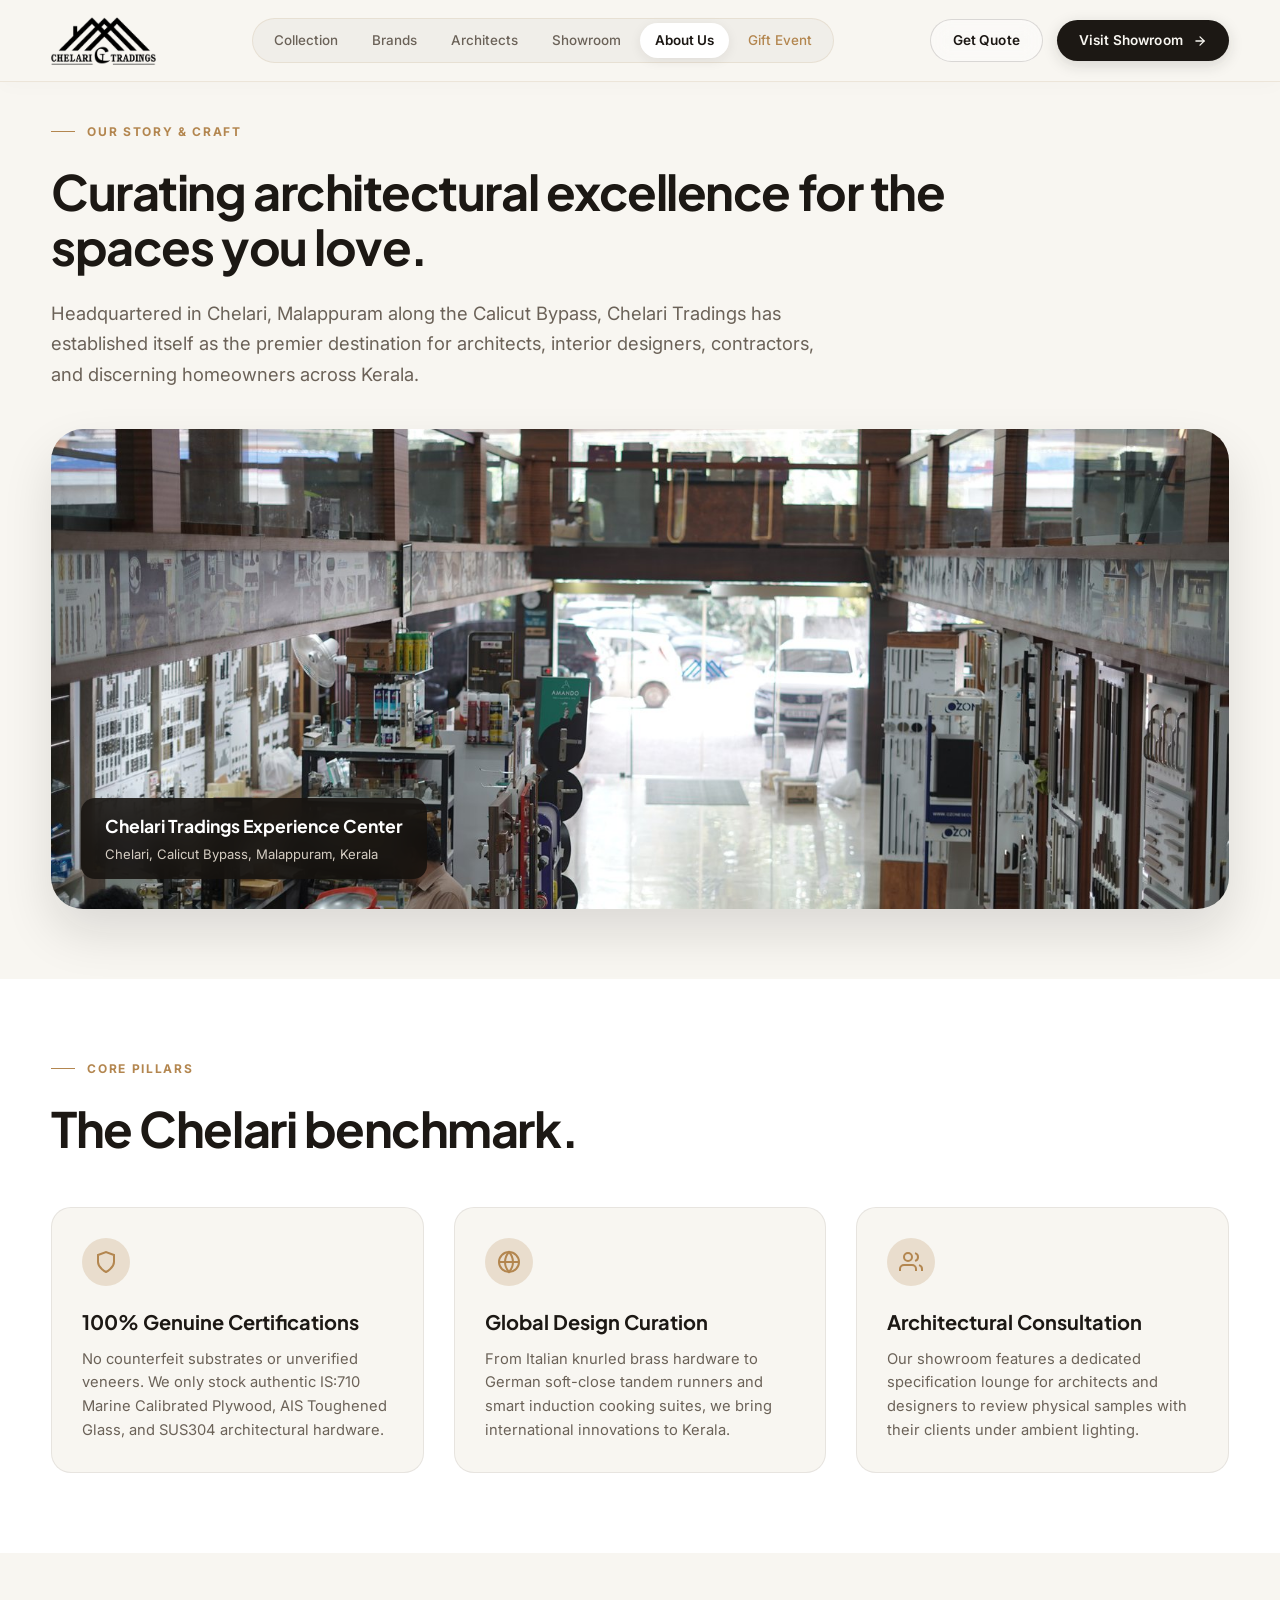
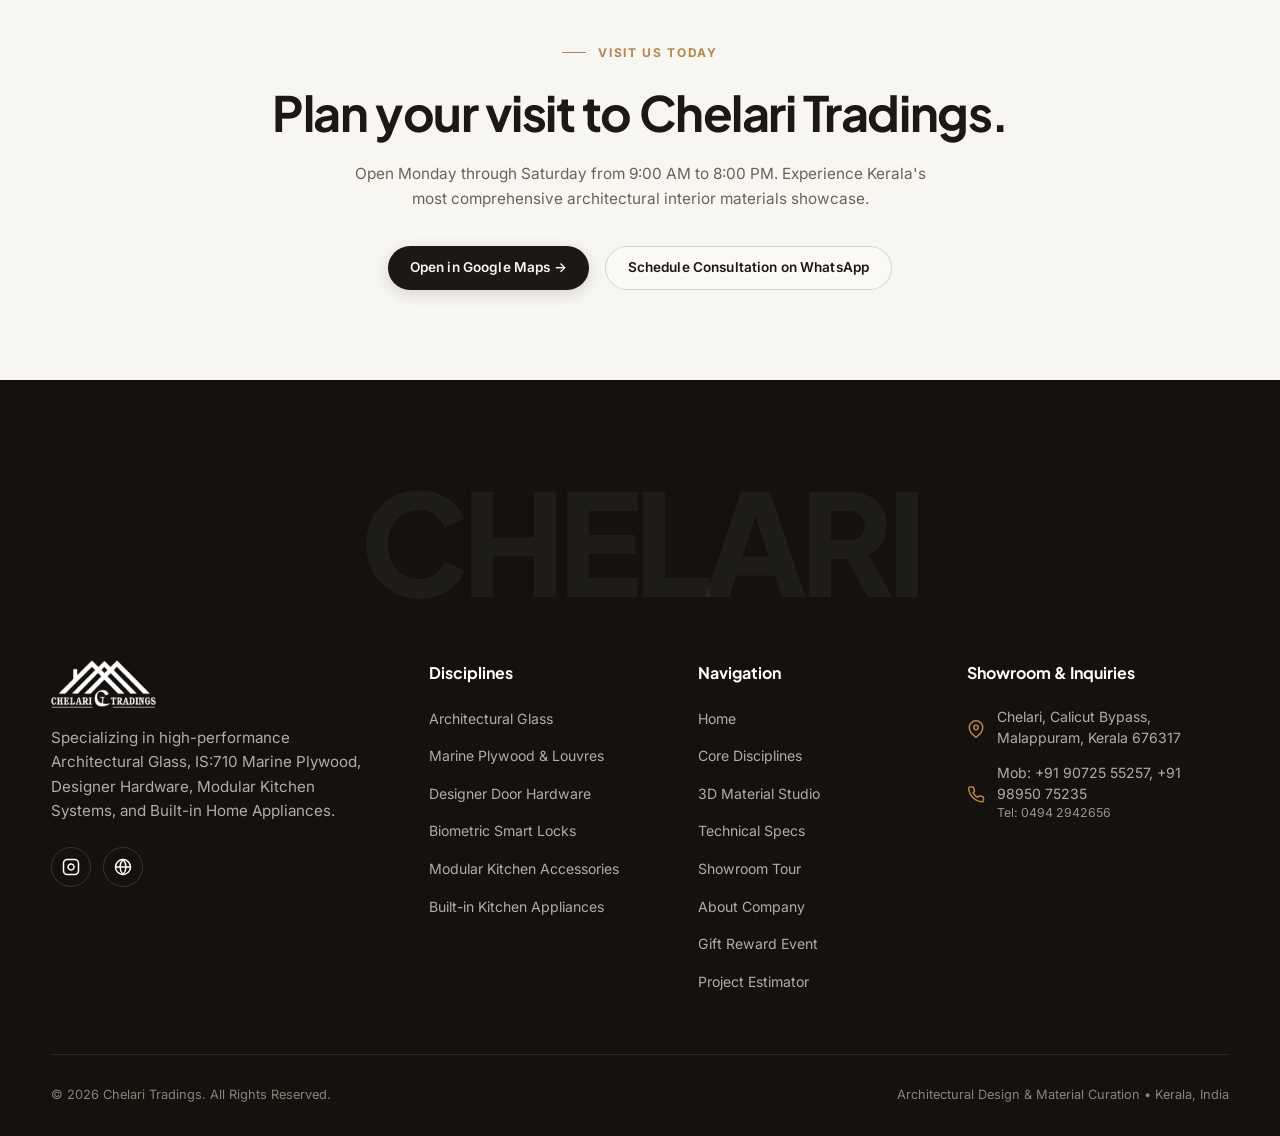
<file: about.html>
<!DOCTYPE html>
<html lang="en">
<head>
  <meta charset="UTF-8">
  <meta name="viewport" content="width=device-width, initial-scale=1.0">
  <title>About Us — Chelari Tradings | Kerala's Premier Architectural Hub</title>
  <meta name="description" content="Discover the story, standards, and showroom legacy of Chelari Tradings — Malappuram & Calicut's leading destination for Glass, Plywood, Hardware, Modular Kitchens & Appliances.">
  
  <!-- Favicon -->
  <link rel="icon" type="image/png" href="assets/images/logo_black_nav.png">

  <!-- Stylesheet -->
  <link rel="stylesheet" href="css/style.css">
</head>
<body>

  <!-- Top Scroll Progress Indicator -->
  <div id="scroll-progress"></div>

  <!-- Site Navigation Header -->
  <header class="site-header" id="site-header">
    <div class="container nav-wrapper">
      <a href="index.html" class="brand-logo" id="nav-brand-logo" aria-label="Chelari Tradings Home">
        <img src="assets/images/logo_black_nav.png" alt="Chelari Tradings" width="130" height="58">
      </a>

      <!-- Desktop Navigation Menu -->
      <nav class="nav-links" id="desktop-nav-menu" aria-label="Main Navigation">
        <a href="index.html#showcase" class="nav-link">Collection</a>
        <a href="index.html#brands" class="nav-link">Brands</a>
        <a href="index.html#trade" class="nav-link">Architects</a>
        <a href="index.html#showroom" class="nav-link">Showroom</a>
        <a href="about.html" class="nav-link active">About Us</a>
        <a href="event.html" class="nav-link" style="color: var(--accent-gold); font-weight: 500;">Gift Event</a>
      </nav>

      <!-- Desktop CTA -->
      <div class="nav-cta-group">
        <a href="index.html#estimator" class="btn-pill btn-pill-outline">Get Quote</a>
        <a href="https://wa.me/919072555257?text=Hello%20Chelari%20Tradings%2C%20I%20would%20like%20to%20visit%20your%20showroom" target="_blank" rel="noopener" class="btn-pill btn-pill-primary">
          <span>Visit Showroom</span>
          <svg width="14" height="14" viewBox="0 0 24 24" fill="none" stroke="currentColor" stroke-width="2.2" stroke-linecap="round" stroke-linejoin="round">
            <line x1="5" y1="12" x2="19" y2="12"></line>
            <polyline points="12 5 19 12 12 19"></polyline>
          </svg>
        </a>
      </div>

      <!-- Mobile Hamburger Button -->
      <button class="mobile-toggle" id="mobile-menu-toggle" aria-label="Open Navigation Menu">
        <span></span>
        <span></span>
        <span></span>
      </button>
    </div>
  </header>

  <!-- Mobile Drawer Menu -->
  <div class="mobile-drawer" id="mobile-nav-drawer" aria-hidden="true">
    <nav class="nav-links">
      <a href="index.html" class="nav-link">Home</a>
      <a href="index.html#showcase" class="nav-link">Collection</a>
      <a href="index.html#brands" class="nav-link">Authorized Brands</a>
      <a href="index.html#trade" class="nav-link">For Architects</a>
      <a href="index.html#showroom" class="nav-link">Showroom Tour</a>
      <a href="about.html" class="nav-link active">About Chelari</a>
      <a href="event.html" class="nav-link" style="color: var(--accent-gold); font-weight: 600;">Customer Gift Event</a>
    </nav>
    <a href="https://wa.me/919072555257?text=Hello%20Chelari%20Tradings%2C%20I%20would%20like%20to%20visit%20your%20showroom" class="btn-pill btn-pill-primary" style="justify-content: center; width: 100%;">
      Visit on WhatsApp →
    </a>
  </div>

  <main style="padding-top: calc(var(--nav-height) + 40px); background-color: var(--bg-primary);">
    <!-- Hero About -->
    <section class="container" style="padding-bottom: 70px;">
      <div class="section-label">Our Story & Craft</div>
      <h1 class="section-title-huge" style="margin-bottom: 24px; max-width: 900px;">
        Curating architectural excellence for the spaces you love.
      </h1>
      <p class="section-lead-text" style="max-width: 780px; font-size: 1.15rem; margin-bottom: 40px;">
        Headquartered in Chelari, Malappuram along the Calicut Bypass, Chelari Tradings has established itself as the premier destination for architects, interior designers, contractors, and discerning homeowners across Kerala.
      </p>

      <!-- Grand Image Banner -->
      <div style="border-radius: var(--radius-xl); overflow: hidden; box-shadow: var(--shadow-lg); height: 480px; position: relative;">
        <img src="assets/images/optimized/DSC03823.jpg" alt="Chelari Tradings Showroom" style="width: 100%; height: 100%; object-fit: cover;">
        <div style="position: absolute; bottom: 30px; left: 30px; background: rgba(20, 17, 14, 0.85); backdrop-filter: blur(14px); padding: 14px 24px; border-radius: var(--radius-md); color: #fff;">
          <h3 style="font-family: var(--font-heading); font-size: 1.1rem; margin-bottom: 4px;">Chelari Tradings Experience Center</h3>
          <p style="font-size: 0.82rem; color: #D6CEC3;">Chelari, Calicut Bypass, Malappuram, Kerala</p>
        </div>
      </div>
    </section>

    <!-- Pillars Section -->
    <section style="background: var(--bg-surface); padding-block: 80px;">
      <div class="container">
        <div class="section-label">Core Pillars</div>
        <h2 class="section-title-huge" style="margin-bottom: 50px;">The Chelari benchmark.</h2>

        <div style="display: grid; grid-template-columns: repeat(auto-fit, minmax(280px, 1fr)); gap: 30px;">
          <div style="padding: 30px; border-radius: var(--radius-lg); background: var(--bg-primary); border: 1px solid var(--border-subtle);">
            <div style="width: 48px; height: 48px; border-radius: 50%; background: var(--accent-gold-glow); color: var(--accent-gold); display: flex; align-items: center; justify-content: center; margin-bottom: 20px;">
              <svg width="24" height="24" viewBox="0 0 24 24" fill="none" stroke="currentColor" stroke-width="2">
                <path d="M12 22s8-4 8-10V5l-8-3-8 3v7c0 6 8 10 8 10z"></path>
              </svg>
            </div>
            <h3 style="font-family: var(--font-heading); font-size: 1.25rem; font-weight: 700; margin-bottom: 10px;">100% Genuine Certifications</h3>
            <p style="font-size: 0.92rem; color: var(--text-muted); line-height: 1.6;">
              No counterfeit substrates or unverified veneers. We only stock authentic IS:710 Marine Calibrated Plywood, AIS Toughened Glass, and SUS304 architectural hardware.
            </p>
          </div>

          <div style="padding: 30px; border-radius: var(--radius-lg); background: var(--bg-primary); border: 1px solid var(--border-subtle);">
            <div style="width: 48px; height: 48px; border-radius: 50%; background: var(--accent-gold-glow); color: var(--accent-gold); display: flex; align-items: center; justify-content: center; margin-bottom: 20px;">
              <svg width="24" height="24" viewBox="0 0 24 24" fill="none" stroke="currentColor" stroke-width="2">
                <circle cx="12" cy="12" r="10"></circle>
                <line x1="2" y1="12" x2="22" y2="12"></line>
                <path d="M12 2a15.3 15.3 0 0 1 4 10 15.3 15.3 0 0 1-4 10 15.3 15.3 0 0 1-4-10 15.3 15.3 0 0 1 4-10z"></path>
              </svg>
            </div>
            <h3 style="font-family: var(--font-heading); font-size: 1.25rem; font-weight: 700; margin-bottom: 10px;">Global Design Curation</h3>
            <p style="font-size: 0.92rem; color: var(--text-muted); line-height: 1.6;">
              From Italian knurled brass hardware to German soft-close tandem runners and smart induction cooking suites, we bring international innovations to Kerala.
            </p>
          </div>

          <div style="padding: 30px; border-radius: var(--radius-lg); background: var(--bg-primary); border: 1px solid var(--border-subtle);">
            <div style="width: 48px; height: 48px; border-radius: 50%; background: var(--accent-gold-glow); color: var(--accent-gold); display: flex; align-items: center; justify-content: center; margin-bottom: 20px;">
              <svg width="24" height="24" viewBox="0 0 24 24" fill="none" stroke="currentColor" stroke-width="2">
                <path d="M17 21v-2a4 4 0 0 0-4-4H5a4 4 0 0 0-4 4v2"></path>
                <circle cx="9" cy="7" r="4"></circle>
                <path d="M23 21v-2a4 4 0 0 0-3-3.87"></path>
                <path d="M16 3.13a4 4 0 0 1 0 7.75"></path>
              </svg>
            </div>
            <h3 style="font-family: var(--font-heading); font-size: 1.25rem; font-weight: 700; margin-bottom: 10px;">Architectural Consultation</h3>
            <p style="font-size: 0.92rem; color: var(--text-muted); line-height: 1.6;">
              Our showroom features a dedicated specification lounge for architects and designers to review physical samples with their clients under ambient lighting.
            </p>
          </div>
        </div>
      </div>
    </section>

    <!-- Visit CTA Section -->
    <section class="container" style="padding-block: 90px; text-align: center;">
      <div class="section-label" style="justify-content: center;">Visit Us Today</div>
      <h2 class="section-title-huge" style="margin-bottom: 20px;">Plan your visit to Chelari Tradings.</h2>
      <p class="section-lead-text" style="max-width: 600px; margin-inline: auto; margin-bottom: 35px;">
        Open Monday through Saturday from 9:00 AM to 8:00 PM. Experience Kerala's most comprehensive architectural interior materials showcase.
      </p>
      <div style="display: flex; justify-content: center; gap: 16px; flex-wrap: wrap;">
        <a href="https://maps.google.com/?q=Chelari+Tradings" target="_blank" rel="noopener" class="btn-pill btn-pill-primary">
          Open in Google Maps →
        </a>
        <a href="https://wa.me/919072555257?text=Hello%20Chelari%20Tradings%2C%20I%20would%20like%20to%20schedule%20a%20showroom%20consultation" target="_blank" rel="noopener" class="btn-pill btn-pill-outline">
          Schedule Consultation on WhatsApp
        </a>
      </div>
    </section>
  </main>

  <!-- Footer -->
  <footer class="site-footer">
    <div class="container">
      <div class="footer-mega-text" aria-hidden="true">CHELARI</div>

      <div class="footer-top-grid">
        <div class="footer-col-brand">
          <img src="assets/images/logo_white_nav.png" alt="Chelari Tradings" class="footer-logo" width="140" height="64">
          <p class="footer-tagline">
            Specializing in high-performance Architectural Glass, IS:710 Marine Plywood, Designer Hardware, Modular Kitchen Systems, and Built-in Home Appliances.
          </p>
          <div class="footer-social-links">
            <a href="https://www.instagram.com/chelaritradings?mdxt=NmFubG5rajdydWVq" target="_blank" rel="noopener" class="social-circle-btn" aria-label="Instagram">
              <svg width="18" height="18" viewBox="0 0 24 24" fill="none" stroke="currentColor" stroke-width="2">
                <rect x="2" y="2" width="20" height="20" rx="5" ry="5"></rect>
                <path d="M16 11.37A4 4 0 1 1 12.63 8 4 4 0 0 1 16 11.37z"></path>
                <line x1="17.5" y1="6.5" x2="17.51" y2="6.5"></line>
              </svg>
            </a>
            <a href="https://chelaritradings.com" target="_blank" rel="noopener" class="social-circle-btn" aria-label="Official Website">
              <svg width="18" height="18" viewBox="0 0 24 24" fill="none" stroke="currentColor" stroke-width="2">
                <circle cx="12" cy="12" r="10"></circle>
                <line x1="2" y1="12" x2="22" y2="12"></line>
                <path d="M12 2a15.3 15.3 0 0 1 4 10 15.3 15.3 0 0 1-4 10 15.3 15.3 0 0 1-4-10 15.3 15.3 0 0 1 4-10z"></path>
              </svg>
            </a>
          </div>
        </div>

        <div>
          <h4 class="footer-col-title">Disciplines</h4>
          <ul class="footer-links-list">
            <li><a href="index.html#showcase" class="footer-link">Architectural Glass</a></li>
            <li><a href="index.html#showcase" class="footer-link">Marine Plywood & Louvres</a></li>
            <li><a href="index.html#showcase" class="footer-link">Designer Door Hardware</a></li>
            <li><a href="index.html#showcase" class="footer-link">Biometric Smart Locks</a></li>
            <li><a href="index.html#showcase" class="footer-link">Modular Kitchen Accessories</a></li>
            <li><a href="index.html#showcase" class="footer-link">Built-in Kitchen Appliances</a></li>
          </ul>
        </div>

        <div>
          <h4 class="footer-col-title">Navigation</h4>
          <ul class="footer-links-list">
            <li><a href="index.html" class="footer-link">Home</a></li>
            <li><a href="index.html#disciplines" class="footer-link">Core Disciplines</a></li>
            <li><a href="index.html#studio" class="footer-link">3D Material Studio</a></li>
            <li><a href="index.html#standards" class="footer-link">Technical Specs</a></li>
            <li><a href="index.html#showroom" class="footer-link">Showroom Tour</a></li>
            <li><a href="about.html" class="footer-link">About Company</a></li>
            <li><a href="event.html" class="footer-link">Gift Reward Event</a></li>
            <li><a href="index.html#estimator" class="footer-link">Project Estimator</a></li>
          </ul>
        </div>

        <div>
          <h4 class="footer-col-title">Showroom & Inquiries</h4>
          <div class="footer-contact-item">
            <svg width="18" height="18" viewBox="0 0 24 24" fill="none" stroke="currentColor" stroke-width="2">
              <path d="M21 10c0 7-9 13-9 13s-9-6-9-13a9 9 0 0 1 18 0z"></path>
              <circle cx="12" cy="10" r="3"></circle>
            </svg>
            <span>Chelari, Calicut Bypass, Malappuram, Kerala 676317</span>
          </div>
          <div class="footer-contact-item">
            <svg width="18" height="18" viewBox="0 0 24 24" fill="none" stroke="currentColor" stroke-width="2">
              <path d="M22 16.92v3a2 2 0 0 1-2.18 2 19.79 19.79 0 0 1-8.63-3.07 19.5 19.5 0 0 1-6-6 19.79 19.79 0 0 1-3.07-8.67A2 2 0 0 1 4.11 2h3a2 2 0 0 1 2 1.72 12.84 12.84 0 0 0 .7 2.81 2 2 0 0 1-.45 2.11L8.09 9.91a16 16 0 0 0 6 6l1.27-1.27a2 2 0 0 1 2.11-.45 12.84 12.84 0 0 0 2.81.7A2 2 0 0 1 22 16.92z"></path>
            </svg>
            <div style="line-height: 1.5;">
              <div>Mob: <a href="tel:+919072555257" style="color: inherit; text-decoration: none;">+91 90725 55257</a>, <a href="tel:+919895075235" style="color: inherit; text-decoration: none;">+91 98950 75235</a></div>
              <div style="color: var(--text-light); font-size: 0.88em;">Tel: <a href="tel:04942942656" style="color: inherit; text-decoration: none;">0494 2942656</a></div>
            </div>
          </div>
        </div>
      </div>

      <div class="footer-bottom-row">
        <span>© 2026 Chelari Tradings. All Rights Reserved.</span>
        <span>Architectural Design & Material Curation • Kerala, India</span>
      </div>
    </div>
  </footer>

  <!-- Sticky Mobile Action Bar -->
  <aside class="mobile-action-bar" id="mobile-action-bar" aria-label="Quick Contact Actions">
    <a href="tel:+919072555257" class="mobile-action-btn" id="mobile-btn-call">
      <svg width="20" height="20" viewBox="0 0 24 24" fill="none" stroke="currentColor" stroke-width="2.2" stroke-linecap="round" stroke-linejoin="round">
        <path d="M22 16.92v3a2 2 0 0 1-2.18 2 19.79 19.79 0 0 1-8.63-3.07 19.5 19.5 0 0 1-6-6 19.79 19.79 0 0 1-3.07-8.67A2 2 0 0 1 4.11 2h3a2 2 0 0 1 2 1.72 12.84 12.84 0 0 0 .7 2.81 2 2 0 0 1-.45 2.11L8.09 9.91a16 16 0 0 0 6 6l1.27-1.27a2 2 0 0 1 2.11-.45 12.84 12.84 0 0 0 2.81.7A2 2 0 0 1 22 16.92z"></path>
      </svg>
      <span>Call</span>
    </a>
    <a href="https://wa.me/919072555257?text=Hello%20Chelari%20Tradings%2C%20I%20would%20like%20to%20inquire%20about%20your%20products" target="_blank" rel="noopener" class="mobile-action-btn mobile-action-primary" id="mobile-btn-whatsapp">
      <svg width="20" height="20" viewBox="0 0 24 24" fill="currentColor">
        <path d="M.057 24l1.687-6.163c-1.041-1.804-1.588-3.849-1.587-5.946.003-6.556 5.338-11.891 11.893-11.891 3.181.001 6.167 1.24 8.413 3.488 2.245 2.248 3.481 5.236 3.48 8.414-.003 6.557-5.338 11.892-11.893 11.892-1.99-.001-3.951-.5-5.688-1.448l-6.305 1.654zm6.597-3.807c1.676.995 3.276 1.591 5.392 1.592 5.448 0 9.886-4.434 9.889-9.885.002-5.462-4.415-9.89-9.881-9.892-5.452 0-9.887 4.434-9.889 9.884-.001 2.225.651 3.891 1.746 5.634l-.999 3.648 3.742-.981zm11.387-5.464c-.074-.124-.272-.198-.57-.347-.297-.149-1.758-.868-2.031-.967-.272-.099-.47-.149-.669.149-.198.297-.768.967-.941 1.165-.173.198-.347.223-.644.074-.297-.149-1.255-.462-2.39-1.475-.883-.788-1.48-1.761-1.653-2.059-.173-.297-.018-.458.13-.606.134-.133.297-.347.446-.521.151-.172.2-.296.3-.495.099-.198.05-.372-.025-.521-.075-.148-.669-1.611-.916-2.206-.242-.579-.487-.501-.669-.51l-.57-.01c-.198 0-.52.074-.792.372s-1.04 1.016-1.04 2.479 1.065 2.876 1.213 3.074c.149.198 2.095 3.2 5.076 4.487.709.306 1.263.489 1.694.626.712.226 1.36.194 1.872.118.571-.085 1.758-.719 2.006-1.413.248-.695.248-1.29.173-1.414z"/>
      </svg>
      <span>WhatsApp</span>
    </a>
    <a href="https://maps.google.com/?q=Chelari+Tradings" target="_blank" rel="noopener" class="mobile-action-btn" id="mobile-btn-maps">
      <svg width="20" height="20" viewBox="0 0 24 24" fill="none" stroke="currentColor" stroke-width="2.2" stroke-linecap="round" stroke-linejoin="round">
        <path d="M21 10c0 7-9 13-9 13s-9-6-9-13a9 9 0 0 1 18 0z"></path>
        <circle cx="12" cy="10" r="3"></circle>
      </svg>
      <span>Directions</span>
    </a>
  </aside>

  <!-- Framer-Grade Smooth Momentum Scrolling (Lenis) -->
  <script src="js/vendor/lenis.min.js"></script>
  <script src="js/main.js"></script>
</body>
</html>
</file>
<file: css/style.css>
/* ==========================================================================
   CHELARI TRADINGS — MODERN 3D ARCHITECTURAL EXPERIENCE
   Design Language Inspired by Graft Studio with Bespoke 3D Interactivity
   Categories: GLASS | PLYWOOD | HARDWARE | MODULAR KITCHENS | HOME APPLIANCES
   ========================================================================== */

@import url('https://fonts.googleapis.com/css2?family=Inter:wght@300;400;500;600&family=Outfit:wght@300;400;500;600;700&family=Plus+Jakarta+Sans:wght@300;400;500;600;700;800&display=swap');

/* --- Root Variables & Design Tokens --- */
:root {
  --bg-primary: #F8F6F1;
  --bg-secondary: #EFECE5;
  --bg-surface: #FFFFFF;
  --bg-card: rgba(255, 255, 255, 0.85);
  --bg-card-glass: rgba(255, 255, 255, 0.65);
  --bg-dark: #14110E;
  --bg-dark-surface: #1E1A16;
  --bg-dark-card: rgba(30, 26, 22, 0.85);

  --accent-gold: #B3864F;
  --accent-gold-dark: #8C6536;
  --accent-gold-light: #D4A872;
  --accent-gold-glow: rgba(179, 134, 79, 0.22);
  --accent-sand: #DDD4C6;
  --accent-terracotta: #A85A3C;

  --text-main: #1C1814;
  --text-muted: #6B6258;
  --text-light: #9C9388;
  --text-inverse: #F8F6F1;

  --border-subtle: rgba(28, 24, 20, 0.08);
  --border-medium: rgba(28, 24, 20, 0.15);
  --border-light: rgba(255, 255, 255, 0.2);
  --border-glass: rgba(255, 255, 255, 0.4);

  --shadow-sm: 0 4px 14px rgba(20, 17, 14, 0.04);
  --shadow-md: 0 12px 32px rgba(20, 17, 14, 0.08);
  --shadow-lg: 0 24px 50px rgba(20, 17, 14, 0.12);
  --shadow-3d: 0 30px 60px -15px rgba(20, 17, 14, 0.22), 0 0 30px rgba(179, 134, 79, 0.15);
  --shadow-inner: inset 0 2px 4px rgba(0, 0, 0, 0.05);

  --radius-pill: 9999px;
  --radius-xl: 32px;
  --radius-lg: 20px;
  --radius-md: 14px;
  --radius-sm: 8px;

  --ease-spring: cubic-bezier(0.16, 1, 0.3, 1);
  --ease-smooth: cubic-bezier(0.25, 0.8, 0.25, 1);
  --duration-normal: 0.35s;

  --font-heading: 'Plus Jakarta Sans', -apple-system, BlinkMacSystemFont, sans-serif;
  --font-display: 'Outfit', sans-serif;
  --font-body: 'Inter', -apple-system, BlinkMacSystemFont, sans-serif;

  --max-width: 1440px;
  --nav-height: 82px;
}

/* --- Base & Reset --- */
*, *::before, *::after {
  box-sizing: border-box;
  margin: 0;
  padding: 0;
}

html {
  scroll-behavior: smooth;
  text-size-adjust: 100%;
  -webkit-text-size-adjust: 100%;
}

body {
  font-family: var(--font-body);
  background-color: var(--bg-primary);
  color: var(--text-main);
  line-height: 1.6;
  overflow-x: hidden;
  -webkit-font-smoothing: antialiased;
  -moz-osx-font-smoothing: grayscale;
}

img, picture, video, canvas, svg {
  display: block;
  max-width: 100%;
  height: auto;
}

input, button, textarea, select {
  font: inherit;
}

a {
  color: inherit;
  text-decoration: none;
  transition: color var(--duration-normal) var(--ease-smooth);
}

button {
  cursor: pointer;
  border: none;
  background: none;
}

ul, ol {
  list-style: none;
}

::selection {
  background-color: var(--accent-gold);
  color: #fff;
}

/* --- Container & Utilities --- */
.container {
  width: 100%;
  max-width: var(--max-width);
  margin-inline: auto;
  padding-inline: clamp(20px, 4vw, 60px);
}

.text-gold {
  color: var(--accent-gold);
}

.font-display {
  font-family: var(--font-display);
}

/* --- Scroll Progress Bar --- */
#scroll-progress {
  position: fixed;
  top: 0;
  left: 0;
  width: 0%;
  height: 3px;
  background: linear-gradient(90deg, var(--accent-gold), var(--accent-gold-light), #ffffff);
  box-shadow: 0 0 12px rgba(179, 134, 79, 0.5);
  z-index: 9999;
  pointer-events: none;
  will-change: width;
}

/* --- Navigation Header --- */
.site-header {
  position: fixed;
  top: 0;
  left: 0;
  right: 0;
  z-index: 1000;
  height: var(--nav-height);
  display: flex;
  align-items: center;
  background-color: rgba(248, 246, 241, 0.92);
  backdrop-filter: blur(20px);
  -webkit-backdrop-filter: blur(20px);
  border-bottom: 1px solid rgba(212, 197, 169, 0.35);
  box-shadow: 0 4px 20px rgba(38, 30, 24, 0.02);
  transition: background-color 0.3s var(--ease-smooth), backdrop-filter 0.3s var(--ease-smooth), border-color 0.3s var(--ease-smooth), height 0.3s ease, box-shadow 0.3s ease;
}

.site-header.scrolled {
  background-color: rgba(248, 246, 241, 0.98);
  backdrop-filter: blur(24px);
  -webkit-backdrop-filter: blur(24px);
  border-bottom-color: var(--border-subtle);
  height: 72px;
  box-shadow: 0 10px 30px rgba(38, 30, 24, 0.05);
}

.nav-wrapper {
  display: flex;
  align-items: center;
  justify-content: space-between;
  width: 100%;
}

.brand-logo {
  display: flex;
  align-items: center;
  position: relative;
  z-index: 10;
  flex-shrink: 0;
}

.brand-logo img {
  height: 48px;
  width: auto;
  object-fit: contain;
  transition: transform 0.3s var(--ease-spring);
}

.site-header.scrolled .brand-logo img {
  height: 40px;
}

.brand-logo:hover img {
  transform: scale(1.05);
}

.brand-title {
  display: flex;
  flex-direction: column;
}

.brand-name {
  font-family: var(--font-heading);
  font-size: 1.15rem;
  font-weight: 700;
  letter-spacing: -0.02em;
  color: var(--text-main);
  line-height: 1.1;
  text-transform: uppercase;
}

.brand-tag {
  font-size: 0.65rem;
  font-weight: 500;
  letter-spacing: 0.14em;
  text-transform: uppercase;
  color: var(--accent-gold);
}

/* Nav Menu Desktop (Framer-style Floating Capsule Dock) */
.nav-links {
  display: flex;
  align-items: center;
  gap: 4px;
  background: rgba(28, 24, 20, 0.035);
  padding: 4px 6px;
  border-radius: var(--radius-pill);
  border: 1px solid rgba(212, 197, 169, 0.35);
  transition: all 0.3s ease;
}

.nav-link {
  font-size: 0.84rem;
  font-weight: 500;
  color: var(--text-muted);
  position: relative;
  padding: 7px 15px;
  border-radius: var(--radius-pill);
  transition: all 0.28s var(--ease-spring);
  white-space: nowrap;
}

.nav-link:hover {
  color: var(--text-main);
  background: rgba(255, 255, 255, 0.9);
  box-shadow: 0 2px 10px rgba(38, 30, 24, 0.06);
  transform: translateY(-1px);
}

.nav-link.active {
  color: var(--text-main);
  background: #FFFFFF;
  font-weight: 600;
  box-shadow: 0 3px 12px rgba(38, 30, 24, 0.08);
}

.nav-cta-group {
  display: flex;
  align-items: center;
  gap: 14px;
}

.btn-pill {
  display: inline-flex;
  align-items: center;
  gap: 10px;
  padding: 10px 22px;
  border-radius: var(--radius-pill);
  font-size: 0.85rem;
  font-weight: 600;
  letter-spacing: 0.01em;
  transition: all 0.3s var(--ease-spring);
  white-space: nowrap;
}

.btn-pill-primary {
  background-color: var(--text-main);
  color: var(--text-inverse);
  box-shadow: 0 4px 15px rgba(28, 24, 20, 0.15);
}

.btn-pill-primary:hover {
  background-color: var(--accent-gold);
  color: #fff;
  transform: translateY(-2px);
  box-shadow: 0 8px 24px var(--accent-gold-glow);
}

.btn-pill-primary svg {
  transition: transform 0.3s var(--ease-spring);
}

.btn-pill-primary:hover svg {
  transform: translateX(4px);
}

.btn-pill-outline {
  border: 1px solid var(--border-medium);
  color: var(--text-main);
  background: rgba(255, 255, 255, 0.4);
  backdrop-filter: blur(10px);
}

.btn-pill-outline:hover {
  background-color: var(--text-main);
  color: var(--text-inverse);
  border-color: var(--text-main);
  transform: translateY(-2px);
}

/* Mobile Toggle */
.mobile-toggle {
  display: none;
  flex-direction: column;
  justify-content: center;
  gap: 6px;
  width: 40px;
  height: 40px;
  padding: 6px;
  z-index: 1002;
}

.mobile-toggle span {
  display: block;
  width: 24px;
  height: 2px;
  background-color: var(--text-main);
  border-radius: 2px;
  transition: transform 0.3s ease, opacity 0.3s ease;
}

.mobile-toggle.active span:nth-child(1) {
  transform: translateY(8px) rotate(45deg);
}

.mobile-toggle.active span:nth-child(2) {
  opacity: 0;
}

.mobile-toggle.active span:nth-child(3) {
  transform: translateY(-8px) rotate(-45deg);
}

/* Mobile Menu Drawer */
.mobile-drawer {
  position: fixed;
  inset: 0;
  background-color: rgba(248, 246, 241, 0.98);
  backdrop-filter: blur(25px);
  z-index: 999;
  display: flex;
  flex-direction: column;
  justify-content: flex-start;
  padding: calc(var(--nav-height) + 16px) 24px 30px;
  overflow-y: auto;
  -webkit-overflow-scrolling: touch;
  transform: translateY(-100%);
  opacity: 0;
  visibility: hidden;
  transition: transform 0.45s var(--ease-spring), opacity 0.4s ease, visibility 0.4s;
}

.mobile-drawer.open {
  transform: translateY(0);
  opacity: 1;
  visibility: visible;
}

.mobile-drawer .nav-links {
  display: flex;
  flex-direction: column;
  align-items: stretch;
  gap: 0;
  background: transparent !important;
  border: none !important;
  padding: 0 !important;
  border-radius: 0 !important;
  box-shadow: none !important;
  width: 100%;
  margin-bottom: 24px;
}

.mobile-drawer .nav-link {
  font-family: var(--font-heading);
  font-size: 1.15rem;
  font-weight: 600;
  color: var(--text-main);
  padding: 12px 4px;
  border-bottom: 1px solid rgba(28, 24, 20, 0.07);
  border-radius: 0 !important;
  background: transparent !important;
  box-shadow: none !important;
  white-space: normal;
  display: flex;
  align-items: center;
  justify-content: space-between;
  width: 100%;
  transition: color 0.2s ease, padding-left 0.2s ease;
}

.mobile-drawer .nav-link:hover,
.mobile-drawer .nav-link:active {
  color: var(--accent-gold);
  padding-left: 6px;
}

/* ==========================================================================
   Framer / Graft Motion Engine: Lenis Smooth Scroll & Entrance Choreography
   ========================================================================== */

/* Lenis Recommended Structural Rules */
html.lenis, html.lenis body {
  height: auto;
}

.lenis.lenis-smooth {
  scroll-behavior: auto !important;
}

.lenis.lenis-smooth [data-lenis-prevent] {
  overscroll-behavior: contain;
}

.lenis.lenis-stopped {
  overflow: hidden;
}

.lenis.lenis-scrolling iframe {
  pointer-events: none;
}

/* Framer-Style Optical Rack-Focus Keyframes */
@keyframes graftFadeUp {
  0% {
    opacity: 0;
    transform: translateY(32px) scale(0.985);
    filter: blur(8px);
  }
  100% {
    opacity: 1;
    transform: translateY(0) scale(1);
    filter: blur(0px);
  }
}

@keyframes graftCardEntrance {
  0% {
    opacity: 0;
    transform: perspective(1200px) rotateX(12deg) rotateY(-8deg) translateY(50px) scale(0.94);
    filter: blur(10px);
  }
  100% {
    opacity: 1;
    transform: perspective(1200px) rotateX(0deg) rotateY(0deg) translateY(0) scale(1);
    filter: blur(0px);
  }
}

/* Scroll-Driven Reveal Base (Clean GPU-Accelerated Glide) */
.reveal-on-scroll {
  opacity: 0;
  transform: translateY(28px);
  transition: 
    opacity 0.85s cubic-bezier(0.16, 1, 0.3, 1), 
    transform 0.85s cubic-bezier(0.16, 1, 0.3, 1);
  will-change: opacity, transform;
}

.reveal-on-scroll.is-revealed {
  opacity: 1;
  transform: translateY(0);
}

/* Stagger cascade children (Luxurious Sequential Entrance) */
.stagger-group > * {
  opacity: 0;
  transform: translateY(22px);
  transition: 
    opacity 0.75s cubic-bezier(0.16, 1, 0.3, 1), 
    transform 0.75s cubic-bezier(0.16, 1, 0.3, 1);
  will-change: opacity, transform;
}

.stagger-group.is-revealed > * {
  opacity: 1;
  transform: translateY(0);
}

/* Stagger cascade delays */
.stagger-group > *:nth-child(1) { transition-delay: 0.04s; }
.stagger-group > *:nth-child(2) { transition-delay: 0.10s; }
.stagger-group > *:nth-child(3) { transition-delay: 0.16s; }
.stagger-group > *:nth-child(4) { transition-delay: 0.22s; }
.stagger-group > *:nth-child(5) { transition-delay: 0.28s; }
.stagger-group > *:nth-child(6) { transition-delay: 0.34s; }
.stagger-group > *:nth-child(7) { transition-delay: 0.40s; }
.stagger-group > *:nth-child(8) { transition-delay: 0.46s; }

/* --- Hero Section --- */
.hero-section {
  position: relative;
  min-height: 100vh;
  display: flex;
  flex-direction: column;
  justify-content: space-between;
  padding-top: calc(var(--nav-height) + 20px);
  padding-bottom: 40px;
  background-color: var(--bg-primary);
  overflow: hidden;
}

.hero-backdrop {
  position: absolute;
  inset: 0;
  z-index: 0;
  overflow: hidden;
  pointer-events: none;
}

.hero-backdrop-img {
  width: 100%;
  height: 100%;
  object-fit: cover;
  object-position: center;
  opacity: 0.18;
  filter: saturate(0.85) contrast(1.05);
  transform: scale(1.04);
  transition: transform 8s ease;
}

.hero-backdrop-gradient {
  position: absolute;
  inset: 0;
  background: radial-gradient(circle at 75% 30%, rgba(248, 246, 241, 0.3) 0%, rgba(248, 246, 241, 0.9) 70%, var(--bg-primary) 100%);
}

.hero-content-grid {
  position: relative;
  z-index: 2;
  display: grid;
  grid-template-columns: 1.25fr 0.95fr;
  gap: clamp(30px, 5vw, 80px);
  align-items: center;
  padding-block: clamp(20px, 4vw, 60px);
}

.hero-left {
  display: flex;
  flex-direction: column;
  gap: 22px;
}

/* Hero Eyebrow (Natural Architectural Editorial Header) */
.hero-eyebrow {
  display: inline-flex;
  align-items: center;
  gap: 10px;
  font-family: var(--font-display);
  font-size: 0.72rem;
  font-weight: 600;
  letter-spacing: 0.12em;
  text-transform: uppercase;
  color: var(--text-muted);
  width: fit-content;
  animation: graftFadeUp 0.8s var(--ease-spring) 0.1s both;
}

.hero-eyebrow-accent {
  color: var(--accent-terracotta);
  font-weight: 700;
  font-size: 0.95rem;
  line-height: 1;
}

.hero-eyebrow-label {
  color: var(--text-main);
  font-weight: 700;
  letter-spacing: 0.12em;
}

.hero-eyebrow-sep {
  color: rgba(28, 24, 20, 0.25);
  font-weight: 300;
  font-size: 0.75rem;
}

.hero-eyebrow-hub {
  color: var(--accent-terracotta);
  font-weight: 600;
  letter-spacing: 0.08em;
}

.hero-headline {
  font-family: var(--font-heading);
  font-size: clamp(2.4rem, 4.8vw, 4.3rem);
  font-weight: 700;
  line-height: 1.08;
  letter-spacing: -0.035em;
  color: var(--text-main);
  animation: graftFadeUp 0.9s var(--ease-spring) 0.2s both;
}

.hero-headline .highlight-word {
  position: relative;
  color: var(--text-main);
  display: inline-block;
}

.hero-headline .highlight-word::after {
  content: '';
  position: absolute;
  left: 0;
  bottom: 8%;
  width: 100%;
  height: 12px;
  background: var(--accent-gold-glow);
  z-index: -1;
  border-radius: 4px;
}

.hero-brand-mega {
  font-family: var(--font-heading);
  font-size: clamp(3.2rem, 8.5vw, 7.8rem);
  font-weight: 800;
  line-height: 0.95;
  letter-spacing: -0.05em;
  color: rgba(28, 24, 20, 0.12);
  margin-block: -8px 8px;
  user-select: none;
  background: linear-gradient(180deg, rgba(28, 24, 20, 0.35) 0%, rgba(28, 24, 20, 0.05) 100%);
  -webkit-background-clip: text;
  -webkit-text-fill-color: transparent;
  animation: graftFadeUp 1.1s var(--ease-spring) 0.25s both;
}

.hero-subtext {
  font-size: clamp(1rem, 1.3vw, 1.2rem);
  color: var(--text-muted);
  max-width: 540px;
  line-height: 1.6;
  font-weight: 400;
  animation: graftFadeUp 0.9s var(--ease-spring) 0.32s both;
}

.hero-actions {
  display: flex;
  align-items: center;
  flex-wrap: wrap;
  gap: 16px;
  margin-top: 10px;
  animation: graftFadeUp 0.9s var(--ease-spring) 0.4s both;
}

.hero-location-tag {
  display: flex;
  align-items: center;
  gap: 8px;
  font-size: 0.82rem;
  color: var(--text-light);
  margin-top: 8px;
  animation: graftFadeUp 0.9s var(--ease-spring) 0.48s both;
}

/* 3D Floating Showcase Card on Right */
.hero-right {
  position: relative;
  perspective: 1200px;
  display: flex;
  justify-content: center;
}

.hero-3d-card-wrapper {
  position: relative;
  width: 100%;
  max-width: 440px;
  animation: graftCardEntrance 1.15s var(--ease-spring) 0.3s both;
}

.hero-3d-card {
  position: relative;
  width: 100%;
  background: rgba(255, 255, 255, 0.75);
  backdrop-filter: blur(24px);
  -webkit-backdrop-filter: blur(24px);
  border: 1px solid var(--border-glass);
  border-radius: var(--radius-xl);
  padding: 24px;
  box-shadow: var(--shadow-3d);
  transform-style: preserve-3d;
  transition: transform 0.2s var(--ease-spring), box-shadow 0.3s ease;
  will-change: transform;
}

.hero-3d-card-glare {
  position: absolute;
  inset: 0;
  border-radius: inherit;
  background: radial-gradient(circle at var(--mouse-x, 50%) var(--mouse-y, 50%), rgba(255, 255, 255, 0.5) 0%, rgba(255, 255, 255, 0) 65%);
  pointer-events: none;
  opacity: 0;
  transition: opacity 0.3s ease;
  z-index: 5;
}

.hero-3d-card:hover .hero-3d-card-glare {
  opacity: 1;
}

.hero-card-header {
  display: flex;
  justify-content: space-between;
  align-items: center;
  margin-bottom: 18px;
  transform: translateZ(25px);
}

.hero-card-category {
  font-size: 0.72rem;
  font-weight: 700;
  letter-spacing: 0.12em;
  text-transform: uppercase;
  color: var(--accent-gold);
}

.hero-card-spec-badge {
  font-size: 0.72rem;
  font-weight: 600;
  background: rgba(28, 24, 20, 0.06);
  padding: 4px 10px;
  border-radius: var(--radius-pill);
  color: var(--text-muted);
}

.hero-card-visual {
  position: relative;
  width: 100%;
  height: 310px;
  border-radius: var(--radius-lg);
  overflow: hidden;
  background: #E8E4DB;
  margin-bottom: 20px;
  transform: translateZ(40px);
  box-shadow: var(--shadow-md);
}

.hero-card-visual img {
  width: 100%;
  height: 100%;
  object-fit: cover;
  transition: transform 0.6s var(--ease-spring);
}

.hero-3d-card:hover .hero-card-visual img {
  transform: scale(1.06);
}

.hero-card-3d-tag {
  position: absolute;
  bottom: 14px;
  right: 14px;
  background: rgba(20, 17, 14, 0.85);
  backdrop-filter: blur(10px);
  color: #fff;
  font-size: 0.72rem;
  font-weight: 600;
  padding: 6px 12px;
  border-radius: var(--radius-pill);
  display: flex;
  align-items: center;
  gap: 6px;
  box-shadow: 0 4px 12px rgba(0, 0, 0, 0.2);
}

.hero-card-3d-tag svg {
  animation: spin-slow 8s linear infinite;
}

@keyframes spin-slow {
  to { transform: rotate(360deg); }
}

.hero-card-footer {
  transform: translateZ(30px);
}

.hero-card-title {
  font-family: var(--font-heading);
  font-size: 1.25rem;
  font-weight: 700;
  letter-spacing: -0.02em;
  color: var(--text-main);
  margin-bottom: 6px;
}

.hero-card-desc {
  font-size: 0.84rem;
  color: var(--text-muted);
  line-height: 1.45;
  margin-bottom: 16px;
}

.hero-card-meta {
  display: flex;
  justify-content: space-between;
  align-items: center;
  padding-top: 14px;
  border-top: 1px solid var(--border-subtle);
}

.hero-card-price-label {
  font-size: 0.72rem;
  text-transform: uppercase;
  color: var(--text-light);
  letter-spacing: 0.05em;
}

.hero-card-grade {
  font-family: var(--font-display);
  font-size: 1rem;
  font-weight: 700;
  color: var(--accent-gold);
}

/* Architectural Specification Stamp (Natural Architectural Seal) */
.hero-satellite-badge {
  position: absolute;
  top: -18px;
  left: -18px;
  background: rgba(255, 255, 255, 0.95);
  backdrop-filter: blur(16px);
  -webkit-backdrop-filter: blur(16px);
  border: 1px solid rgba(212, 197, 169, 0.65);
  border-radius: var(--radius-sm);
  padding: 8px 14px;
  display: flex;
  align-items: center;
  gap: 10px;
  box-shadow: 0 10px 24px -6px rgba(38, 30, 24, 0.08);
  transform: translateZ(45px);
  z-index: 10;
  animation: float-gentle 5.5s ease-in-out infinite;
}

@keyframes float-gentle {
  0%, 100% { transform: translateY(0) translateZ(45px); }
  50% { transform: translateY(-7px) translateZ(45px); }
}

.satellite-icon {
  width: 32px;
  height: 32px;
  border-radius: 50%;
  background: var(--accent-gold-glow);
  color: var(--accent-gold);
  display: flex;
  align-items: center;
  justify-content: center;
}

.satellite-text {
  display: flex;
  flex-direction: column;
}

.satellite-bold {
  font-size: 0.8rem;
  font-weight: 700;
  line-height: 1.2;
}

.satellite-sub {
  font-size: 0.68rem;
  color: var(--text-light);
}

/* Hero Bottom Ticker & Disciplines Bar (Architectural Glass Dock) */
.hero-bottom-scroll-track {
  position: relative;
  z-index: 2;
  width: 100%;
}

.hero-bottom-bar {
  position: relative;
  z-index: 2;
  margin-top: clamp(48px, 6vw, 72px);
  margin-bottom: clamp(32px, 4vw, 56px);
  margin-inline: auto;
  max-width: 1240px;
  padding: 22px 28px 24px;
  background: rgba(255, 255, 255, 0.76);
  backdrop-filter: blur(24px);
  -webkit-backdrop-filter: blur(24px);
  border: 1px solid rgba(212, 197, 169, 0.45);
  border-radius: var(--radius-xl);
  box-shadow: 0 20px 42px -14px rgba(38, 30, 24, 0.08), 0 2px 8px rgba(0, 0, 0, 0.02);
  animation: graftFadeUp 1s var(--ease-spring) 0.5s both;
}

.hero-ticker-grid-wrap {
  width: 100%;
}

.hero-dock-mobile-progress {
  display: none;
}

.dock-hint-mobile {
  display: none;
}

.dock-hint-desktop {
  display: inline;
}

.hero-dock-header {
  display: flex;
  align-items: center;
  justify-content: space-between;
  margin-bottom: 16px;
  padding-bottom: 12px;
  padding-inline: 4px;
  border-bottom: 1px solid rgba(212, 197, 169, 0.25);
}

.hero-dock-label {
  display: inline-flex;
  align-items: center;
  gap: 10px;
  font-family: var(--font-display);
  font-size: 0.72rem;
  letter-spacing: 0.08em;
}

.dock-index-bracket {
  color: var(--accent-gold);
  font-weight: 700;
  font-size: 0.74rem;
  letter-spacing: 0.06em;
}

.dock-index-title {
  color: var(--text-main);
  font-weight: 700;
  letter-spacing: 0.1em;
  text-transform: uppercase;
}

.hero-dock-hint {
  font-size: 0.72rem;
  color: var(--text-light);
  letter-spacing: -0.01em;
}

.hero-ticker-grid {
  display: grid;
  grid-template-columns: repeat(5, 1fr);
  gap: 14px;
}

.hero-ticker-item {
  display: flex;
  flex-direction: column;
  gap: 6px;
  padding: 14px 16px;
  background: rgba(255, 255, 255, 0.55);
  border: 1px solid rgba(212, 197, 169, 0.35);
  border-radius: var(--radius-md);
  transition: all 0.25s var(--ease-spring);
  cursor: pointer;
  position: relative;
  overflow: hidden;
  text-align: left;
}

.hero-ticker-item::before {
  content: '';
  position: absolute;
  top: 0;
  left: 0;
  right: 0;
  height: 2.5px;
  background: var(--accent-gold);
  transform: scaleX(0);
  transform-origin: left;
  transition: transform 0.25s ease;
}

.hero-ticker-item:hover {
  background: #FFFFFF;
  border-color: var(--accent-gold);
  transform: translateY(-3px);
  box-shadow: 0 10px 24px -6px rgba(184, 107, 39, 0.15);
}

.hero-ticker-item:hover::before {
  transform: scaleX(1);
}

.hero-ticker-top {
  display: flex;
  align-items: center;
  justify-content: space-between;
  gap: 6px;
}

.hero-ticker-num {
  font-family: var(--font-display);
  font-size: 0.7rem;
  font-weight: 700;
  color: var(--accent-gold);
  letter-spacing: 0.05em;
}

.hero-ticker-icon {
  display: flex;
  align-items: center;
  justify-content: center;
  color: var(--text-light);
  transition: color 0.2s ease, transform 0.2s ease;
}

.hero-ticker-item:hover .hero-ticker-icon {
  color: var(--accent-gold);
  transform: scale(1.12);
}

.hero-ticker-name-row {
  display: flex;
  align-items: center;
  justify-content: space-between;
  gap: 6px;
}

.hero-ticker-name {
  font-family: var(--font-heading);
  font-size: 0.86rem;
  font-weight: 600;
  color: var(--text-main);
  letter-spacing: -0.01em;
  transition: color 0.2s ease;
}

.hero-ticker-item:hover .hero-ticker-name {
  color: var(--accent-terracotta);
}

.hero-ticker-arrow {
  font-size: 0.8rem;
  color: var(--text-light);
  opacity: 0.35;
  transform: translate(-2px, 2px);
  transition: all 0.25s ease;
}

.hero-ticker-item:hover .hero-ticker-arrow {
  opacity: 1;
  color: var(--accent-gold);
  transform: translate(0, 0);
}

.hero-ticker-sub {
  font-size: 0.69rem;
  color: var(--text-light);
  line-height: 1.35;
}

/* Primary Focus Highlight for Modular Kitchen (04) */
.hero-ticker-highlight {
  background: linear-gradient(135deg, rgba(255, 255, 255, 0.95), rgba(247, 240, 230, 0.9));
  border: 1.5px solid rgba(184, 107, 39, 0.55);
  box-shadow: 0 6px 18px -4px rgba(184, 107, 39, 0.16);
}

.hero-ticker-highlight::before {
  transform: scaleX(1);
}

.hero-ticker-highlight .hero-ticker-name {
  color: var(--text-main);
  font-weight: 700;
}

.hero-ticker-spec-tag {
  font-family: var(--font-display);
  font-size: 0.58rem;
  font-weight: 700;
  letter-spacing: 0.1em;
  color: var(--accent-terracotta);
  text-transform: uppercase;
  border-bottom: 1.5px solid var(--accent-gold);
  padding-bottom: 1px;
}

/* --- Section 2: Large Typographic Disciplines (Graft Aesthetic) --- */
.disciplines-section {
  padding-block: clamp(70px, 10vw, 130px);
  background-color: var(--bg-surface);
  position: relative;
  overflow: hidden;
}

.disciplines-section::before {
  content: '';
  position: absolute;
  top: 0;
  left: 0;
  right: 0;
  height: 1px;
  background: linear-gradient(90deg, transparent, var(--border-medium), transparent);
}

.section-label {
  display: flex;
  align-items: center;
  gap: 12px;
  font-size: 0.75rem;
  font-weight: 700;
  letter-spacing: 0.14em;
  text-transform: uppercase;
  color: var(--accent-gold);
  margin-bottom: 24px;
}

.section-label::before {
  content: '';
  width: 24px;
  height: 1px;
  background-color: var(--accent-gold);
}

.disciplines-intro {
  display: grid;
  grid-template-columns: 1.1fr 0.9fr;
  gap: 40px;
  align-items: flex-end;
  margin-bottom: clamp(40px, 6vw, 70px);
}

.section-title-huge {
  font-family: var(--font-heading);
  font-size: clamp(2rem, 3.8vw, 3.4rem);
  font-weight: 700;
  line-height: 1.12;
  letter-spacing: -0.03em;
}

.section-lead-text {
  font-size: clamp(0.95rem, 1.2vw, 1.1rem);
  color: var(--text-muted);
  line-height: 1.65;
}

/* Typography List with Pill Badges */
.disciplines-list {
  display: flex;
  flex-direction: column;
  gap: clamp(14px, 2.5vw, 24px);
}

.discipline-row {
  display: flex;
  align-items: center;
  flex-wrap: wrap;
  gap: clamp(12px, 2vw, 24px);
  padding-block: clamp(12px, 1.8vw, 20px);
  border-bottom: 1px solid var(--border-subtle);
  transition: all 0.35s var(--ease-spring);
  cursor: pointer;
  position: relative;
}

.discipline-row:hover {
  border-bottom-color: var(--accent-gold);
  padding-left: 12px;
}

.discipline-number {
  font-family: var(--font-display);
  font-size: clamp(0.9rem, 1.4vw, 1.2rem);
  font-weight: 600;
  color: var(--accent-gold);
  width: 44px;
}

.discipline-text {
  font-family: var(--font-heading);
  font-size: clamp(1.8rem, 4.4vw, 3.8rem);
  font-weight: 700;
  line-height: 1;
  letter-spacing: -0.035em;
  color: var(--text-main);
  transition: color 0.3s ease;
}

.discipline-row:hover .discipline-text {
  color: var(--accent-gold-dark);
}

.discipline-pill-img {
  width: clamp(70px, 9vw, 120px);
  height: clamp(34px, 4.2vw, 56px);
  border-radius: var(--radius-pill);
  overflow: hidden;
  box-shadow: var(--shadow-sm);
  border: 2px solid #fff;
  transition: transform 0.4s var(--ease-spring), width 0.4s var(--ease-spring);
  flex-shrink: 0;
}

.discipline-pill-img img {
  width: 100%;
  height: 100%;
  object-fit: cover;
}

.discipline-row:hover .discipline-pill-img {
  transform: scale(1.15) rotate(2deg);
  box-shadow: var(--shadow-md);
}

.discipline-arrow {
  margin-left: auto;
  width: 44px;
  height: 44px;
  border-radius: 50%;
  border: 1px solid var(--border-medium);
  display: flex;
  align-items: center;
  justify-content: center;
  color: var(--text-main);
  transition: all 0.3s var(--ease-spring);
}

.discipline-row:hover .discipline-arrow {
  background-color: var(--text-main);
  color: #fff;
  transform: translateX(6px) rotate(-45deg);
}

/* --- Section 3: Interactive 3D Product & Material Gallery --- */
.showcase-section {
  padding-block: clamp(70px, 10vw, 130px);
  background-color: var(--bg-primary);
  position: relative;
}

.showcase-header {
  display: flex;
  flex-direction: column;
  gap: 16px;
  margin-bottom: 40px;
}

.filter-tabs-wrapper {
  display: flex;
  align-items: center;
  gap: 10px;
  overflow-x: auto;
  padding-bottom: 12px;
  margin-top: 10px;
  scrollbar-width: none;
}

.filter-tabs-wrapper::-webkit-scrollbar {
  display: none;
}

.filter-tab {
  padding: 10px 22px;
  border-radius: var(--radius-pill);
  font-size: 0.84rem;
  font-weight: 600;
  color: var(--text-muted);
  background: rgba(255, 255, 255, 0.7);
  border: 1px solid var(--border-subtle);
  transition: all 0.25s var(--ease-spring);
  white-space: nowrap;
}

.filter-tab:hover {
  color: var(--text-main);
  background: #fff;
  border-color: var(--border-medium);
}

.filter-tab.active {
  background: var(--text-main);
  color: #fff;
  border-color: var(--text-main);
  box-shadow: 0 4px 14px rgba(28, 24, 20, 0.15);
}

/* 3D Product Cards Grid */
.products-grid {
  display: grid;
  grid-template-columns: repeat(auto-fill, minmax(320px, 1fr));
  gap: clamp(24px, 3vw, 36px);
  perspective: 1400px;
}

.product-3d-card {
  position: relative;
  background: #ffffff;
  border-radius: var(--radius-lg);
  border: 1px solid var(--border-subtle);
  overflow: hidden;
  box-shadow: var(--shadow-sm);
  transform-style: preserve-3d;
  transition: transform 0.25s var(--ease-spring), box-shadow 0.25s ease, opacity 0.3s ease;
  will-change: transform;
  display: flex;
  flex-direction: column;
}

.product-3d-card:hover {
  box-shadow: var(--shadow-3d);
}

.product-card-glare {
  position: absolute;
  inset: 0;
  border-radius: inherit;
  background: radial-gradient(circle at var(--mouse-x, 50%) var(--mouse-y, 50%), rgba(255, 255, 255, 0.45) 0%, rgba(255, 255, 255, 0) 65%);
  pointer-events: none;
  opacity: 0;
  transition: opacity 0.3s ease;
  z-index: 5;
}

.product-3d-card:hover .product-card-glare {
  opacity: 1;
}

.product-img-wrapper {
  position: relative;
  width: 100%;
  aspect-ratio: 4 / 3;
  overflow: hidden;
  background: #EFECE5;
  transform: translateZ(25px);
}

.product-img-wrapper img {
  width: 100%;
  height: 100%;
  object-fit: cover;
  transition: transform 0.7s var(--ease-spring);
}

.product-3d-card:hover .product-img-wrapper img {
  transform: scale(1.08);
}

.product-tag {
  position: absolute;
  top: 14px;
  left: 14px;
  background: rgba(248, 246, 241, 0.9);
  backdrop-filter: blur(10px);
  padding: 4px 12px;
  border-radius: var(--radius-pill);
  font-size: 0.68rem;
  font-weight: 700;
  letter-spacing: 0.08em;
  text-transform: uppercase;
  color: var(--accent-gold-dark);
  border: 1px solid var(--border-light);
}

.product-quick-view-btn {
  position: absolute;
  bottom: 14px;
  right: 14px;
  width: 38px;
  height: 38px;
  border-radius: 50%;
  background: rgba(20, 17, 14, 0.85);
  backdrop-filter: blur(8px);
  color: #fff;
  display: flex;
  align-items: center;
  justify-content: center;
  opacity: 0;
  transform: translateY(8px) translateZ(35px);
  transition: all 0.3s var(--ease-spring);
}

.product-3d-card:hover .product-quick-view-btn {
  opacity: 1;
  transform: translateY(0) translateZ(35px);
}

.product-info-block {
  padding: 22px;
  display: flex;
  flex-direction: column;
  flex-grow: 1;
  transform: translateZ(30px);
  background: #fff;
}

.product-category-label {
  font-size: 0.72rem;
  font-weight: 600;
  text-transform: uppercase;
  letter-spacing: 0.08em;
  color: var(--text-light);
  margin-bottom: 6px;
}

.product-name {
  font-family: var(--font-heading);
  font-size: 1.15rem;
  font-weight: 700;
  letter-spacing: -0.02em;
  color: var(--text-main);
  margin-bottom: 8px;
  line-height: 1.3;
}

.product-specs-snippet {
  font-size: 0.82rem;
  color: var(--text-muted);
  line-height: 1.5;
  margin-bottom: 18px;
  flex-grow: 1;
}

.product-footer-row {
  display: flex;
  align-items: center;
  justify-content: space-between;
  padding-top: 14px;
  border-top: 1px solid var(--border-subtle);
}

.product-badge-spec {
  font-family: var(--font-display);
  font-size: 0.8rem;
  font-weight: 700;
  color: var(--accent-gold);
  background: var(--accent-gold-glow);
  padding: 4px 10px;
  border-radius: var(--radius-sm);
}

.product-inquire-link {
  font-size: 0.82rem;
  font-weight: 600;
  color: var(--text-main);
  display: inline-flex;
  align-items: center;
  gap: 6px;
  transition: color 0.2s ease, transform 0.2s ease;
}

.product-inquire-link:hover {
  color: var(--accent-gold);
  transform: translateX(3px);
}

/* --- Section 4: 3D Material / Finish Studio Switcher --- */
.material-studio-section {
  padding-block: clamp(70px, 10vw, 130px);
  background-color: var(--bg-dark);
  color: var(--text-inverse);
  position: relative;
  overflow: hidden;
}

.material-studio-section::after {
  content: '';
  position: absolute;
  top: -20%;
  right: -10%;
  width: 600px;
  height: 600px;
  border-radius: 50%;
  background: radial-gradient(circle, rgba(179, 134, 79, 0.15) 0%, transparent 70%);
  pointer-events: none;
}

.material-studio-grid {
  display: grid;
  grid-template-columns: 1fr 1.15fr;
  gap: clamp(40px, 6vw, 90px);
  align-items: center;
}

.studio-left {
  display: flex;
  flex-direction: column;
  gap: 24px;
}

.studio-left .section-label {
  color: var(--accent-gold-light);
}

.studio-left .section-label::before {
  background-color: var(--accent-gold-light);
}

.studio-title {
  font-family: var(--font-heading);
  font-size: clamp(2.2rem, 3.8vw, 3.4rem);
  font-weight: 700;
  line-height: 1.1;
  letter-spacing: -0.03em;
  color: #fff;
}

.studio-desc {
  font-size: 1.05rem;
  color: #B8B0A6;
  line-height: 1.6;
}

/* Material Switcher Buttons */
.material-selector-pills {
  display: flex;
  flex-direction: column;
  gap: 12px;
  margin-top: 10px;
}

.material-pill {
  display: flex;
  align-items: center;
  gap: 16px;
  padding: 14px 20px;
  border-radius: var(--radius-md);
  background: rgba(255, 255, 255, 0.05);
  border: 1px solid var(--border-light);
  color: #fff;
  transition: all 0.3s var(--ease-spring);
  text-align: left;
}

.material-pill:hover {
  background: rgba(255, 255, 255, 0.1);
  transform: translateX(6px);
}

.material-pill.active {
  background: rgba(179, 134, 79, 0.18);
  border-color: var(--accent-gold-light);
  box-shadow: 0 4px 20px rgba(179, 134, 79, 0.2);
}

.material-thumb-preview {
  width: 44px;
  height: 44px;
  border-radius: var(--radius-sm);
  overflow: hidden;
  border: 1px solid rgba(255, 255, 255, 0.2);
  flex-shrink: 0;
}

.material-thumb-preview img {
  width: 100%;
  height: 100%;
  object-fit: cover;
}

.material-pill-info {
  display: flex;
  flex-direction: column;
  flex-grow: 1;
}

.material-pill-title {
  font-family: var(--font-heading);
  font-size: 0.96rem;
  font-weight: 600;
}

.material-pill-sub {
  font-size: 0.76rem;
  color: #9C9388;
}

.material-pill-arrow {
  color: var(--accent-gold-light);
  opacity: 0;
  transition: opacity 0.2s ease, transform 0.2s ease;
}

.material-pill.active .material-pill-arrow {
  opacity: 1;
  transform: translateX(4px);
}

/* Studio 3D Display Stage on Right */
.studio-right {
  perspective: 1200px;
}

.studio-stage-card {
  position: relative;
  width: 100%;
  border-radius: var(--radius-xl);
  overflow: hidden;
  background: #1E1A16;
  border: 1px solid rgba(255, 255, 255, 0.12);
  box-shadow: 0 35px 80px rgba(0, 0, 0, 0.6);
  transform-style: preserve-3d;
  transition: transform 0.3s var(--ease-spring);
}

.stage-visual-container {
  position: relative;
  width: 100%;
  height: 480px;
  overflow: hidden;
}

.stage-visual-img {
  width: 100%;
  height: 100%;
  object-fit: cover;
  transition: opacity 0.5s ease, transform 0.6s var(--ease-spring);
}

.stage-gradient-overlay {
  position: absolute;
  inset: 0;
  background: linear-gradient(180deg, rgba(20, 17, 14, 0.1) 0%, rgba(20, 17, 14, 0.85) 100%);
}

.stage-badge-layer {
  position: absolute;
  top: 24px;
  left: 24px;
  display: flex;
  gap: 10px;
  z-index: 10;
}

.stage-chip {
  padding: 6px 14px;
  border-radius: var(--radius-pill);
  font-size: 0.72rem;
  font-weight: 700;
  letter-spacing: 0.08em;
  text-transform: uppercase;
  background: rgba(20, 17, 14, 0.75);
  backdrop-filter: blur(12px);
  border: 1px solid rgba(255, 255, 255, 0.15);
  color: #fff;
}

.stage-chip-gold {
  background: var(--accent-gold);
  color: #fff;
  border: none;
}

/* Interactive Anatomy Hotspot Pins */
.stage-hotspot {
  position: absolute;
  width: 32px;
  height: 32px;
  border-radius: 50%;
  background: rgba(255, 255, 255, 0.9);
  color: var(--text-main);
  display: flex;
  align-items: center;
  justify-content: center;
  cursor: pointer;
  z-index: 15;
  box-shadow: 0 0 0 6px rgba(255, 255, 255, 0.25), 0 8px 20px rgba(0, 0, 0, 0.4);
  transition: transform 0.3s var(--ease-spring), background-color 0.2s ease;
}

.stage-hotspot:hover {
  transform: scale(1.2);
  background: var(--accent-gold);
  color: #fff;
}

.stage-hotspot::after {
  content: '';
  position: absolute;
  inset: -8px;
  border-radius: 50%;
  border: 1px solid var(--accent-gold-light);
  animation: pulse-ring 2.5s infinite;
}

@keyframes pulse-ring {
  0% { transform: scale(0.8); opacity: 1; }
  100% { transform: scale(1.6); opacity: 0; }
}

.hotspot-tooltip {
  position: absolute;
  bottom: 40px;
  left: 50%;
  transform: translateX(-50%) translateY(10px);
  background: rgba(20, 17, 14, 0.95);
  backdrop-filter: blur(15px);
  border: 1px solid rgba(255, 255, 255, 0.2);
  color: #fff;
  padding: 10px 16px;
  border-radius: var(--radius-md);
  font-size: 0.78rem;
  white-space: nowrap;
  pointer-events: none;
  opacity: 0;
  visibility: hidden;
  transition: all 0.25s var(--ease-spring);
  box-shadow: 0 10px 25px rgba(0, 0, 0, 0.4);
}

.stage-hotspot:hover .hotspot-tooltip {
  opacity: 1;
  visibility: visible;
  transform: translateX(-50%) translateY(0);
}

/* Stage Bottom Info Tray */
.stage-info-tray {
  position: absolute;
  bottom: 0;
  left: 0;
  right: 0;
  padding: 24px 30px;
  z-index: 10;
  display: flex;
  justify-content: space-between;
  align-items: flex-end;
}

.stage-text-block {
  max-width: 65%;
}

.stage-item-title {
  font-family: var(--font-heading);
  font-size: 1.45rem;
  font-weight: 700;
  color: #fff;
  margin-bottom: 6px;
}

.stage-item-spec {
  font-size: 0.85rem;
  color: #CFC5B8;
  line-height: 1.4;
}

.stage-action-btn {
  background: #fff;
  color: var(--text-main);
  padding: 10px 20px;
  border-radius: var(--radius-pill);
  font-size: 0.82rem;
  font-weight: 600;
  transition: all 0.25s var(--ease-spring);
}

.stage-action-btn:hover {
  background: var(--accent-gold);
  color: #fff;
  transform: translateY(-2px);
}

/* --- Section 5: Specification & Quality Standards (Like Onda Chair specs) --- */
.specs-section {
  padding-block: clamp(70px, 10vw, 120px);
  background-color: var(--bg-surface);
  position: relative;
}

.specs-grid {
  display: grid;
  grid-template-columns: 1fr 1.25fr;
  gap: clamp(40px, 6vw, 90px);
  align-items: start;
}

.specs-sidebar {
  display: flex;
  flex-direction: column;
  gap: 20px;
  position: sticky;
  top: 120px;
}

.specs-table-wrapper {
  display: flex;
  flex-direction: column;
}

.spec-table-row {
  display: grid;
  grid-template-columns: 180px 1fr;
  padding-block: 22px;
  border-bottom: 1px solid var(--border-subtle);
  align-items: baseline;
}

.spec-table-row:first-child {
  border-top: 1px solid var(--border-subtle);
}

.spec-key {
  font-family: var(--font-heading);
  font-size: 0.95rem;
  font-weight: 600;
  color: var(--text-main);
}

.spec-val {
  font-size: 0.95rem;
  color: var(--text-muted);
  line-height: 1.5;
}

.spec-val strong {
  color: var(--text-main);
  font-weight: 600;
}

/* --- Section 6: Grand Showroom & Kerala Experience --- */
.showroom-section {
  padding-block: clamp(70px, 10vw, 130px);
  background-color: var(--bg-secondary);
  position: relative;
}

.showroom-card {
  position: relative;
  border-radius: var(--radius-xl);
  overflow: hidden;
  background: var(--bg-surface);
  box-shadow: var(--shadow-lg);
  display: grid;
  grid-template-columns: 1.2fr 1fr;
}

.showroom-image-box {
  position: relative;
  min-height: 480px;
  background: #201813;
  overflow: hidden;
}

.showroom-image-box img {
  width: 100%;
  height: 100%;
  object-fit: cover;
  transition: transform 0.8s var(--ease-spring);
}

.showroom-card:hover .showroom-image-box img {
  transform: scale(1.04);
}

.showroom-image-badge {
  position: absolute;
  top: 24px;
  left: 24px;
  background: rgba(20, 17, 14, 0.85);
  backdrop-filter: blur(12px);
  color: #fff;
  padding: 8px 16px;
  border-radius: var(--radius-pill);
  font-size: 0.74rem;
  font-weight: 600;
  letter-spacing: 0.06em;
  text-transform: uppercase;
}

.showroom-content-box {
  padding: clamp(35px, 5vw, 60px);
  display: flex;
  flex-direction: column;
  justify-content: center;
  gap: 24px;
}

.showroom-stats-grid {
  display: grid;
  grid-template-columns: repeat(2, 1fr);
  gap: 20px;
  margin-block: 10px;
}

.stat-item {
  display: flex;
  flex-direction: column;
  gap: 4px;
  padding: 16px;
  border-radius: var(--radius-md);
  background: var(--bg-primary);
  border: 1px solid var(--border-subtle);
}

.stat-num {
  font-family: var(--font-display);
  font-size: 1.8rem;
  font-weight: 700;
  color: var(--accent-gold);
  line-height: 1;
}

.stat-label {
  font-size: 0.78rem;
  font-weight: 600;
  color: var(--text-muted);
}

/* --- Section 7: Interactive Digital Marketing Project Estimator --- */
.estimator-section {
  padding-block: clamp(80px, 11vw, 140px);
  background-color: var(--bg-primary);
  position: relative;
  overflow: hidden;
}

.estimator-backdrop {
  position: absolute;
  inset: 0;
  z-index: 1;
  pointer-events: none;
}

.estimator-backdrop-img {
  width: 100%;
  height: 115%;
  object-fit: cover;
  object-position: center;
  transform: scale(1.05);
  will-change: transform;
}

.estimator-backdrop-overlay {
  position: absolute;
  inset: 0;
  background: 
    linear-gradient(180deg, rgba(20, 17, 14, 0.45) 0%, rgba(20, 17, 14, 0.18) 40%, rgba(20, 17, 14, 0.55) 100%),
    radial-gradient(circle at 50% 50%, rgba(20, 17, 14, 0.1) 0%, rgba(20, 17, 14, 0.45) 100%);
}

.estimator-container-relative {
  position: relative;
  z-index: 2;
}

.estimator-card {
  max-width: 900px;
  margin-inline: auto;
  background: #ffffff;
  border-radius: var(--radius-xl);
  border: 1px solid rgba(255, 255, 255, 0.9);
  padding: clamp(32px, 5vw, 64px);
  box-shadow: 0 30px 70px -15px rgba(28, 24, 20, 0.16), 0 0 35px rgba(179, 134, 79, 0.12);
  position: relative;
}

.estimator-header {
  text-align: center;
  max-width: 620px;
  margin-inline: auto;
  margin-bottom: 40px;
}

.estimator-step-group {
  margin-bottom: 30px;
}

.estimator-step-title {
  font-family: var(--font-heading);
  font-size: 1.05rem;
  font-weight: 700;
  color: var(--text-main);
  margin-bottom: 14px;
  display: flex;
  align-items: center;
  gap: 10px;
}

.step-indicator {
  width: 24px;
  height: 24px;
  border-radius: 50%;
  background: var(--text-main);
  color: #fff;
  font-size: 0.72rem;
  font-weight: 700;
  display: flex;
  align-items: center;
  justify-content: center;
}

.estimator-options-grid {
  display: grid;
  grid-template-columns: repeat(auto-fit, minmax(170px, 1fr));
  gap: 12px;
}

.estimator-btn-choice {
  padding: 16px 14px;
  border-radius: var(--radius-md);
  background: var(--bg-primary);
  border: 1.5px solid var(--border-subtle);
  font-size: 0.88rem;
  font-weight: 600;
  color: var(--text-muted);
  text-align: center;
  transition: all 0.25s var(--ease-spring);
  display: flex;
  flex-direction: column;
  align-items: center;
  gap: 6px;
}

.estimator-btn-choice:hover {
  background: #fff;
  border-color: var(--accent-gold);
  color: var(--text-main);
}

.estimator-btn-choice.selected {
  background: rgba(179, 134, 79, 0.1);
  border-color: var(--accent-gold);
  color: var(--text-main);
  box-shadow: 0 4px 14px var(--accent-gold-glow);
}

.estimator-btn-choice svg {
  color: var(--accent-gold);
}

/* Category Checkbox Pills */
.estimator-checkbox-pills {
  display: flex;
  flex-wrap: wrap;
  gap: 10px;
}

.estimator-check-pill {
  padding: 12px 18px;
  border-radius: var(--radius-pill);
  background: var(--bg-primary);
  border: 1px solid var(--border-subtle);
  font-size: 0.85rem;
  font-weight: 500;
  color: var(--text-muted);
  transition: all 0.2s ease;
  cursor: pointer;
  user-select: none;
}

.estimator-check-pill:hover {
  border-color: var(--border-medium);
  color: var(--text-main);
}

.estimator-check-pill.checked {
  background: var(--text-main);
  color: #fff;
  border-color: var(--text-main);
}

/* Estimator CTA bar */
.estimator-cta-bar {
  margin-top: 36px;
  padding-top: 28px;
  border-top: 1px solid var(--border-subtle);
  display: flex;
  align-items: center;
  justify-content: space-between;
  flex-wrap: wrap;
  gap: 20px;
}

.estimator-summary-info {
  display: flex;
  flex-direction: column;
}

.estimator-summary-label {
  font-size: 0.74rem;
  text-transform: uppercase;
  color: var(--text-light);
  letter-spacing: 0.06em;
}

.estimator-summary-text {
  font-family: var(--font-heading);
  font-size: 1.15rem;
  font-weight: 700;
  color: var(--text-main);
}

.btn-whatsapp-inquire {
  display: inline-flex;
  align-items: center;
  gap: 12px;
  padding: 14px 28px;
  border-radius: var(--radius-pill);
  background: #25D366;
  color: #fff;
  font-weight: 700;
  font-size: 0.94rem;
  box-shadow: 0 8px 24px rgba(37, 211, 102, 0.35);
  transition: all 0.3s var(--ease-spring);
}

.btn-whatsapp-inquire:hover {
  background: #1EBE5D;
  transform: translateY(-2px);
  box-shadow: 0 12px 30px rgba(37, 211, 102, 0.45);
}

/* --- Section 8: Testimonials / Architect Endorsements (Graft Editorial Atmosphere) --- */
.testimonials-section {
  padding-block: clamp(80px, 12vw, 150px);
  position: relative;
  overflow: hidden;
  background-color: #231E19;
}

.testimonials-backdrop {
  position: absolute;
  inset: 0;
  z-index: 1;
  pointer-events: none;
}

.testimonials-backdrop-img {
  width: 100%;
  height: 115%;
  object-fit: cover;
  object-position: center 30%;
  transform: scale(1.05);
  will-change: transform;
}

.testimonials-backdrop-overlay {
  position: absolute;
  inset: 0;
  background: 
    linear-gradient(180deg, rgba(20, 17, 14, 0.45) 0%, rgba(20, 17, 14, 0.08) 30%, rgba(20, 17, 14, 0.25) 70%, rgba(20, 17, 14, 0.72) 100%),
    radial-gradient(circle at 50% 40%, rgba(0, 0, 0, 0) 40%, rgba(20, 17, 14, 0.4) 100%);
}

.testimonials-content {
  position: relative;
  z-index: 2;
}

/* Graft-Style Asymmetric Editorial Header */
.testimonials-header-editorial {
  display: flex;
  align-items: flex-end;
  justify-content: space-between;
  gap: 20px;
  margin-bottom: clamp(36px, 5vw, 60px);
  flex-wrap: wrap;
}

.testimonials-header-left {
  display: flex;
  flex-direction: column;
  gap: 10px;
}

.testimonials-sub-editorial {
  font-family: var(--font-heading);
  font-size: clamp(1.4rem, 2.5vw, 2.4rem);
  font-weight: 500;
  color: #1C1814;
  letter-spacing: -0.02em;
  text-shadow: 0 1px 15px rgba(255, 255, 255, 0.7);
}

.testimonials-badge-editorial {
  display: inline-flex;
  align-items: center;
  font-size: 0.68rem;
  font-weight: 700;
  letter-spacing: 0.14em;
  text-transform: uppercase;
  color: #FFFFFF;
  background: rgba(28, 24, 20, 0.72);
  backdrop-filter: blur(10px);
  -webkit-backdrop-filter: blur(10px);
  padding: 4px 12px;
  border-radius: var(--radius-pill);
  border: 1px solid rgba(255, 255, 255, 0.25);
  width: fit-content;
}

.testimonials-header-right {
  text-align: right;
}

.testimonials-title-editorial {
  font-family: var(--font-display);
  font-size: clamp(3.2rem, 8vw, 6.8rem);
  font-weight: 400;
  color: #FFFFFF;
  letter-spacing: -0.04em;
  line-height: 0.9;
  margin: 0;
  text-shadow: 0 4px 24px rgba(20, 17, 14, 0.4);
}

/* Horizontal Scroll-Snap Carousel Track */
.testimonials-carousel-wrapper {
  position: relative;
  width: 100%;
}

.testimonials-track {
  display: flex;
  gap: clamp(16px, 2.5vw, 26px);
  overflow-x: auto;
  scroll-snap-type: x mandatory;
  scrollbar-width: none;
  -ms-overflow-style: none;
  padding-block: 10px 24px;
  padding-inline: 2px;
  scroll-behavior: smooth;
  cursor: grab;
}

.testimonials-track:active {
  cursor: grabbing;
}

.testimonials-track::-webkit-scrollbar {
  display: none;
}

/* Floating White Editorial Testimonial Cards */
.testimonial-card-editorial {
  flex: 0 0 clamp(290px, 32vw, 390px);
  scroll-snap-align: start;
  background: #FFFFFF;
  border-radius: 22px;
  padding: clamp(28px, 3.5vw, 36px);
  border: 1px solid rgba(255, 255, 255, 0.95);
  box-shadow: 0 20px 45px rgba(20, 17, 14, 0.12), 0 2px 8px rgba(20, 17, 14, 0.04);
  display: flex;
  flex-direction: column;
  justify-content: space-between;
  gap: 22px;
  min-height: 270px;
  transition: transform 0.35s var(--ease-spring), box-shadow 0.35s ease;
  user-select: none;
}

.testimonial-card-editorial:hover {
  transform: translateY(-8px);
  box-shadow: 0 28px 60px rgba(20, 17, 14, 0.18), 0 0 25px rgba(179, 134, 79, 0.15);
}

.testimonial-card-header {
  display: flex;
  align-items: center;
  gap: 14px;
}

.testimonial-avatar-img {
  width: 48px;
  height: 48px;
  border-radius: 50%;
  object-fit: cover;
  flex-shrink: 0;
  border: 2px solid #EFECE5;
  box-shadow: 0 2px 8px rgba(0, 0, 0, 0.08);
}

.testimonial-author-meta {
  display: flex;
  flex-direction: column;
  gap: 2px;
}

.testimonial-author-name {
  font-family: var(--font-heading);
  font-size: 0.88rem;
  font-weight: 700;
  letter-spacing: 0.04em;
  color: var(--text-main);
  text-transform: uppercase;
  margin: 0;
}

.testimonial-author-role {
  font-size: 0.74rem;
  color: var(--text-light);
  line-height: 1.3;
}

.testimonial-card-quote {
  font-size: 0.92rem;
  color: #3C352E;
  line-height: 1.65;
  flex-grow: 1;
  font-style: normal;
}

.testimonial-card-stars {
  font-size: 0.95rem;
  letter-spacing: 2px;
  color: #241F1A;
  font-weight: 700;
}

/* Controls & Swipe Hint Row */
.testimonials-controls-row {
  display: flex;
  align-items: center;
  justify-content: space-between;
  margin-top: 20px;
  flex-wrap: wrap;
  gap: 16px;
}

.testimonials-swipe-hint {
  display: inline-flex;
  align-items: center;
  gap: 8px;
  font-size: 0.8rem;
  color: #FFFFFF;
  text-shadow: 0 1px 6px rgba(0, 0, 0, 0.5);
  opacity: 0.9;
}

.testimonials-nav-btns {
  display: flex;
  align-items: center;
  gap: 10px;
}

.testimonials-nav-arrow {
  width: 42px;
  height: 42px;
  border-radius: 50%;
  background: rgba(255, 255, 255, 0.92);
  border: 1px solid rgba(255, 255, 255, 0.5);
  color: var(--text-main);
  display: flex;
  align-items: center;
  justify-content: center;
  box-shadow: 0 6px 16px rgba(0, 0, 0, 0.1);
  transition: all 0.25s var(--ease-spring);
  cursor: pointer;
}

.testimonials-nav-arrow:hover {
  background: #FFFFFF;
  transform: scale(1.08);
  box-shadow: 0 10px 24px rgba(0, 0, 0, 0.18);
  color: var(--accent-gold-dark);
}

.testimonials-nav-arrow:active {
  transform: scale(0.96);
}

@media (max-width: 768px) {
  .testimonials-header-editorial {
    flex-direction: column;
    align-items: flex-start;
    gap: 8px;
  }
  .testimonials-header-right {
    text-align: left;
  }
  .testimonials-title-editorial {
    font-size: clamp(2.8rem, 12vw, 4rem);
  }
  .testimonial-card-editorial {
    flex: 0 0 85vw;
    min-height: 250px;
  }
}

/* --- Infinite Marquee Section --- */
.marquee-band {
  background: var(--bg-dark);
  color: #fff;
  padding-block: 22px;
  overflow: hidden;
  white-space: nowrap;
  position: relative;
}

.marquee-content {
  display: inline-flex;
  gap: 60px;
  animation: marquee-scroll 28s linear infinite;
}

.marquee-band:hover .marquee-content {
  animation-play-state: paused;
}

@keyframes marquee-scroll {
  from { transform: translateX(0); }
  to { transform: translateX(-50%); }
}

.marquee-item {
  display: inline-flex;
  align-items: center;
  gap: 20px;
  font-family: var(--font-heading);
  font-size: 1.15rem;
  font-weight: 700;
  letter-spacing: 0.08em;
  text-transform: uppercase;
}

.marquee-dot {
  width: 6px;
  height: 6px;
  border-radius: 50%;
  background-color: var(--accent-gold);
}

/* --- Quick Modal for Product Specs --- */
.modal-overlay {
  position: fixed;
  inset: 0;
  background: rgba(20, 17, 14, 0.75);
  backdrop-filter: blur(16px);
  -webkit-backdrop-filter: blur(16px);
  z-index: 2000;
  display: flex;
  align-items: center;
  justify-content: center;
  padding: 20px;
  opacity: 0;
  visibility: hidden;
  transition: opacity 0.3s ease, visibility 0.3s;
}

.modal-overlay.open {
  opacity: 1;
  visibility: visible;
}

.modal-box {
  background: #ffffff;
  border-radius: var(--radius-xl);
  max-width: 780px;
  width: 100%;
  overflow: hidden;
  box-shadow: 0 35px 80px rgba(0, 0, 0, 0.4);
  display: grid;
  grid-template-columns: 1fr 1fr;
  position: relative;
  transform: scale(0.94) translateY(20px);
  transition: transform 0.35s var(--ease-spring);
}

.modal-overlay.open .modal-box {
  transform: scale(1) translateY(0);
}

.modal-close-btn {
  position: absolute;
  top: 16px;
  right: 16px;
  width: 36px;
  height: 36px;
  border-radius: 50%;
  background: rgba(255, 255, 255, 0.9);
  display: flex;
  align-items: center;
  justify-content: center;
  z-index: 20;
  color: var(--text-main);
  box-shadow: var(--shadow-sm);
  transition: transform 0.2s ease;
}

.modal-close-btn:hover {
  transform: scale(1.1);
}

.modal-image-col {
  background: #ECE7DE;
  position: relative;
}

.modal-image-col img {
  width: 100%;
  height: 100%;
  object-fit: cover;
}

.modal-content-col {
  padding: 36px 32px;
  display: flex;
  flex-direction: column;
  justify-content: space-between;
}

.modal-category {
  font-size: 0.72rem;
  font-weight: 700;
  text-transform: uppercase;
  color: var(--accent-gold);
  letter-spacing: 0.1em;
  margin-bottom: 6px;
}

.modal-title {
  font-family: var(--font-heading);
  font-size: 1.45rem;
  font-weight: 700;
  color: var(--text-main);
  margin-bottom: 12px;
  line-height: 1.25;
}

.modal-desc {
  font-size: 0.88rem;
  color: var(--text-muted);
  line-height: 1.6;
  margin-bottom: 20px;
}

.modal-specs-list {
  display: flex;
  flex-direction: column;
  gap: 10px;
  padding-block: 16px;
  border-block: 1px solid var(--border-subtle);
  margin-bottom: 24px;
}

.modal-spec-row {
  display: flex;
  justify-content: space-between;
  font-size: 0.82rem;
}

.modal-spec-k {
  color: var(--text-light);
}

.modal-spec-v {
  font-weight: 600;
  color: var(--text-main);
}

/* --- Floating WhatsApp Quick-Contact Button --- */
.floating-whatsapp-btn {
  position: fixed;
  bottom: 28px;
  right: 28px;
  z-index: 998;
  width: 58px;
  height: 58px;
  border-radius: 50%;
  background: #25D366;
  color: #fff;
  display: flex;
  align-items: center;
  justify-content: center;
  box-shadow: 0 10px 25px rgba(37, 211, 102, 0.45);
  transition: transform 0.3s var(--ease-spring), box-shadow 0.3s ease;
}

.floating-whatsapp-btn:hover {
  transform: scale(1.12) rotate(8deg);
  box-shadow: 0 14px 32px rgba(37, 211, 102, 0.6);
}

.whatsapp-tooltip {
  position: absolute;
  right: 70px;
  top: 50%;
  transform: translateY(-50%);
  background: var(--bg-dark);
  color: #fff;
  padding: 8px 14px;
  border-radius: var(--radius-pill);
  font-size: 0.76rem;
  font-weight: 600;
  white-space: nowrap;
  opacity: 0;
  visibility: hidden;
  transition: all 0.2s ease;
  pointer-events: none;
}

.floating-whatsapp-btn:hover .whatsapp-tooltip {
  opacity: 1;
  visibility: visible;
}

/* --- Footer --- */
.site-footer {
  background-color: var(--bg-dark);
  color: #fff;
  padding-top: clamp(60px, 8vw, 100px);
  padding-bottom: 30px;
  position: relative;
  overflow: hidden;
}

.footer-mega-text {
  font-family: var(--font-heading);
  font-size: clamp(3.2rem, 11vw, 10.5rem);
  font-weight: 800;
  line-height: 0.85;
  letter-spacing: -0.05em;
  color: rgba(255, 255, 255, 0.05);
  margin-bottom: clamp(30px, 5vw, 60px);
  user-select: none;
  text-align: center;
}

.footer-top-grid {
  display: grid;
  grid-template-columns: 1.5fr 1fr 1fr 1.2fr;
  gap: clamp(30px, 4vw, 60px);
  padding-bottom: 60px;
  border-bottom: 1px solid rgba(255, 255, 255, 0.1);
}

.footer-col-brand {
  display: flex;
  flex-direction: column;
  gap: 18px;
}

.footer-logo {
  height: 48px;
  width: auto;
  align-self: flex-start;
}

.footer-tagline {
  font-size: 0.95rem;
  color: #B5ACA2;
  line-height: 1.6;
  max-width: 320px;
}

.footer-social-links {
  display: flex;
  align-items: center;
  gap: 12px;
  margin-top: 6px;
}

.social-circle-btn {
  width: 40px;
  height: 40px;
  border-radius: 50%;
  border: 1px solid rgba(255, 255, 255, 0.15);
  display: flex;
  align-items: center;
  justify-content: center;
  color: #fff;
  transition: all 0.25s var(--ease-spring);
}

.social-circle-btn:hover {
  background: var(--accent-gold);
  border-color: var(--accent-gold);
  transform: translateY(-3px);
}

.footer-col-title {
  font-family: var(--font-heading);
  font-size: 1rem;
  font-weight: 700;
  color: #fff;
  margin-bottom: 20px;
}

.footer-links-list {
  display: flex;
  flex-direction: column;
  gap: 12px;
}

.footer-link {
  font-size: 0.88rem;
  color: #B5ACA2;
  transition: color 0.2s ease, transform 0.2s ease;
  display: inline-block;
}

.footer-link:hover {
  color: var(--accent-gold-light);
  transform: translateX(4px);
}

.footer-contact-item {
  display: flex;
  gap: 12px;
  font-size: 0.88rem;
  color: #B5ACA2;
  margin-bottom: 14px;
  line-height: 1.5;
}

.footer-contact-item svg {
  color: var(--accent-gold);
  flex-shrink: 0;
  margin-top: 4px;
}

.footer-bottom-row {
  display: flex;
  justify-content: space-between;
  align-items: center;
  padding-top: 30px;
  font-size: 0.8rem;
  color: #8C8276;
  flex-wrap: wrap;
  gap: 16px;
}

/* --- Responsive Media Queries --- */
@media (max-width: 1080px) {
  .site-header .nav-links, .site-header .nav-cta-group {
    display: none;
  }
  .mobile-drawer .nav-links {
    display: flex;
  }
  .mobile-toggle {
    display: flex;
  }
  .hero-content-grid {
    grid-template-columns: 1fr;
    text-align: center;
  }
  .hero-left {
    align-items: center;
  }
  .hero-subtext {
    margin-inline: auto;
  }
  .hero-actions {
    justify-content: center;
  }
  .hero-3d-card-wrapper {
    margin-inline: auto;
  }
  .hero-ticker-grid {
    grid-template-columns: repeat(auto-fit, minmax(160px, 1fr));
    gap: 10px;
  }
  .disciplines-intro {
    grid-template-columns: 1fr;
    gap: 16px;
  }
  .material-studio-grid {
    grid-template-columns: 1fr;
  }
  .specs-grid {
    grid-template-columns: 1fr;
  }
  .specs-sidebar {
    position: static;
  }
  .showroom-card {
    grid-template-columns: 1fr;
  }
  .showroom-image-box {
    min-height: 340px;
  }
  .modal-box {
    grid-template-columns: 1fr;
    max-height: 90vh;
    overflow-y: auto;
  }
  .modal-image-col {
    height: 240px;
  }
  .footer-top-grid {
    grid-template-columns: 1fr 1fr;
  }
}

/* ==========================================================================
   Small Screen Pinned Horizontal Slide on Vertical Scroll
   ========================================================================== */
@media (max-width: 768px) {
  .hero-section {
    overflow: visible;
  }

  .hero-bottom-scroll-track {
    /* Vertical scroll distance that drives the horizontal slide */
    height: 185vh;
    position: relative;
    margin-top: 24px;
    margin-bottom: 20px;
  }

  .hero-bottom-bar {
    position: sticky;
    top: calc(var(--nav-height) + 12px);
    z-index: 5;
    margin-top: 0;
    margin-bottom: 0;
    padding: 16px 18px 18px;
    border-radius: var(--radius-lg);
    background: rgba(255, 255, 255, 0.92);
    backdrop-filter: blur(28px);
    -webkit-backdrop-filter: blur(28px);
    border: 1px solid rgba(212, 197, 169, 0.55);
    box-shadow: 0 16px 38px -10px rgba(38, 30, 24, 0.12), 0 2px 8px rgba(0, 0, 0, 0.03);
  }

  .hero-dock-header {
    flex-direction: row;
    align-items: center;
    justify-content: space-between;
    gap: 8px;
    margin-bottom: 12px;
  }

  .dock-hint-desktop {
    display: none;
  }

  .dock-hint-mobile {
    display: inline-block;
    color: var(--accent-gold);
    font-weight: 600;
    font-size: 0.68rem;
    letter-spacing: 0.03em;
  }

  .hero-dock-mobile-progress {
    display: block;
    width: 100%;
    height: 2.5px;
    background: rgba(212, 197, 169, 0.35);
    border-radius: 2px;
    margin-bottom: 14px;
    overflow: hidden;
  }

  .hero-dock-mobile-bar {
    height: 100%;
    width: 20%;
    background: linear-gradient(90deg, var(--accent-gold), #dfaa6a);
    border-radius: 2px;
    will-change: width;
    transition: width 0.08s linear;
  }

  .hero-ticker-grid-wrap {
    overflow: hidden;
    width: 100%;
    mask-image: linear-gradient(to right, black 85%, transparent 100%);
    -webkit-mask-image: linear-gradient(to right, black 85%, transparent 100%);
  }

  .hero-ticker-grid {
    display: flex;
    gap: 12px;
    width: max-content;
    will-change: transform;
    overflow: visible;
    padding-bottom: 2px;
  }

  .hero-ticker-item {
    width: 215px;
    min-width: 215px;
    flex-shrink: 0;
    padding: 14px 16px;
  }
}

@media (max-width: 640px) {
  .hero-bottom-scroll-track {
    height: 180vh;
  }
  .hero-bottom-bar {
    padding: 14px 14px 16px;
  }
  .hero-ticker-item {
    width: 195px;
    min-width: 195px;
    padding: 12px 14px;
  }
  .products-grid {
    grid-template-columns: 1fr;
  }
  .footer-top-grid {
    grid-template-columns: 1fr;
  }
  .spec-table-row {
    grid-template-columns: 1fr;
    gap: 6px;
  }
  /* Estimator Mobile Compact Layout */
  .estimator-card {
    padding: 24px 18px;
    border-radius: var(--radius-lg);
  }
  .estimator-header {
    margin-bottom: 20px;
  }
  .estimator-header .section-lead-text {
    display: none;
  }
  .estimator-step-group {
    margin-bottom: 18px;
  }
  .estimator-step-title {
    font-size: 0.92rem;
    margin-bottom: 10px;
  }
  .estimator-options-grid {
    grid-template-columns: repeat(2, 1fr);
    gap: 8px;
  }
  .estimator-btn-choice {
    padding: 10px 8px;
    font-size: 0.8rem;
    flex-direction: row;
    gap: 6px;
    justify-content: center;
  }
  .estimator-btn-choice svg {
    width: 16px;
    height: 16px;
  }
  .estimator-checkbox-pills {
    display: flex;
    flex-wrap: wrap;
    gap: 6px;
  }
  .estimator-check-pill {
    padding: 7px 12px;
    font-size: 0.78rem;
    font-weight: 600;
    border-radius: var(--radius-pill);
  }
  .estimator-cta-bar {
    margin-top: 20px;
    padding-top: 18px;
    flex-direction: column;
    align-items: stretch;
    text-align: center;
    gap: 12px;
  }
  .estimator-summary-text {
    font-size: 0.95rem;
  }
  .btn-whatsapp-inquire {
    padding: 12px 20px;
    font-size: 0.9rem;
    justify-content: center;
  }
  .stage-info-tray {
    flex-direction: column;
    align-items: flex-start;
    gap: 14px;
  }
  .stage-text-block {
    max-width: 100%;
  }
}

/* ==========================================================================
   AUTHORIZED BRAND PARTNERS SECTION
   ========================================================================== */
.brands-section {
  padding-block: 90px;
  background-color: var(--bg-secondary);
  border-top: 1px solid var(--border-subtle);
  border-bottom: 1px solid var(--border-subtle);
  position: relative;
}

.brands-header {
  display: flex;
  justify-content: space-between;
  align-items: flex-end;
  gap: 30px;
  margin-bottom: 48px;
}

.brands-grid {
  display: grid;
  grid-template-columns: repeat(4, 1fr);
  gap: 20px;
}

.brand-card {
  background: var(--bg-surface);
  border: 1px solid var(--border-subtle);
  border-radius: var(--radius-lg);
  padding: 24px;
  display: flex;
  flex-direction: column;
  transition: transform 0.35s var(--ease-spring), box-shadow 0.35s ease, border-color 0.35s ease;
  position: relative;
}

.brand-card:hover {
  transform: translateY(-5px);
  border-color: var(--accent-gold);
  box-shadow: 0 16px 36px -10px rgba(179, 134, 79, 0.16);
}

.brand-top-row {
  display: flex;
  justify-content: space-between;
  align-items: center;
  margin-bottom: 16px;
}

.brand-origin-pill {
  font-family: var(--font-heading);
  font-size: 0.68rem;
  font-weight: 800;
  text-transform: uppercase;
  letter-spacing: 0.08em;
  padding: 3px 9px;
  background: #F4EFE6;
  color: var(--accent-gold-dark);
  border-radius: var(--radius-pill);
  border: 1px solid rgba(179, 134, 79, 0.25);
}

.brand-verified-tag {
  font-size: 0.72rem;
  font-weight: 600;
  color: var(--text-light);
}

.brand-logo-text {
  font-family: var(--font-heading);
  font-size: 1.45rem;
  font-weight: 800;
  letter-spacing: -0.02em;
  color: var(--text-main);
  margin-bottom: 4px;
}

.brand-specialty {
  font-size: 0.82rem;
  font-weight: 600;
  color: var(--accent-gold-dark);
  display: block;
  margin-bottom: 10px;
}

.brand-summary {
  font-size: 0.84rem;
  color: var(--text-muted);
  line-height: 1.5;
  margin: 0;
}

@media (max-width: 1024px) {
  .brands-grid {
    grid-template-columns: repeat(2, 1fr);
  }
  .brands-header {
    flex-direction: column;
    align-items: flex-start;
  }
}

@media (max-width: 768px) {
  .brands-grid {
    display: flex;
    flex-direction: column;
    gap: 20px;
    position: relative;
    padding-bottom: 40px;
    perspective: 1200px;
  }

  .brand-card {
    position: sticky;
    opacity: 1 !important;
    background: #ffffff;
    border: 1px solid rgba(212, 197, 169, 0.45);
    border-radius: var(--radius-lg);
    box-shadow: 0 -8px 24px -4px rgba(20, 17, 14, 0.08), 0 20px 40px -10px rgba(20, 17, 14, 0.12);
    transform-origin: top center;
    transition: transform 0.25s var(--ease-spring), filter 0.25s ease, box-shadow 0.25s ease;
    will-change: transform, filter;
    margin-bottom: 24px;
  }

  .brand-card:nth-child(1) { top: calc(var(--nav-height) + 12px); z-index: 1; }
  .brand-card:nth-child(2) { top: calc(var(--nav-height) + 22px); z-index: 2; }
  .brand-card:nth-child(3) { top: calc(var(--nav-height) + 32px); z-index: 3; }
  .brand-card:nth-child(4) { top: calc(var(--nav-height) + 42px); z-index: 4; }
  .brand-card:nth-child(5) { top: calc(var(--nav-height) + 52px); z-index: 5; }
  .brand-card:nth-child(6) { top: calc(var(--nav-height) + 62px); z-index: 6; }
  .brand-card:nth-child(7) { top: calc(var(--nav-height) + 72px); z-index: 7; }
  .brand-card:nth-child(8) { top: calc(var(--nav-height) + 82px); z-index: 8; }

  .brands-mobile-scroll-hint {
    display: inline-flex;
    align-items: center;
    gap: 6px;
    font-size: 0.78rem;
    color: var(--accent-gold);
    font-weight: 600;
    margin-top: 14px;
    letter-spacing: 0.04em;
  }
}

@media (min-width: 769px) {
  .brands-mobile-scroll-hint {
    display: none;
  }
}

/* ==========================================================================
   PROFESSIONAL TRADE CONCIERGE (Architects & Interior Designers)
   ========================================================================== */
.trade-section {
  padding-block: 90px;
  background-color: var(--bg-primary);
}

.trade-banner-card {
  background: radial-gradient(120% 120% at 85% 15%, #2B241D 0%, #16120E 100%);
  border: 1px solid rgba(255, 255, 255, 0.12);
  border-radius: var(--radius-xl);
  padding: clamp(36px, 5vw, 64px);
  color: #F8F6F1;
  box-shadow: var(--shadow-3d);
  position: relative;
  overflow: hidden;
}

.trade-banner-card::before {
  content: '';
  position: absolute;
  top: -120px;
  right: -120px;
  width: 360px;
  height: 360px;
  background: radial-gradient(circle, rgba(179, 134, 79, 0.22) 0%, transparent 70%);
  pointer-events: none;
}

.trade-banner-card .section-label {
  color: var(--accent-gold-light);
}

.trade-banner-card .section-title-huge {
  color: #FFFFFF;
}

.trade-banner-card .section-lead-text {
  color: #DDD4C6;
  max-width: 800px;
}

.trade-features-grid {
  display: grid;
  grid-template-columns: repeat(2, 1fr);
  gap: 22px;
  margin-block: 40px;
}

.trade-feature-item {
  display: flex;
  gap: 16px;
  align-items: flex-start;
  padding: 22px;
  background: rgba(255, 255, 255, 0.04);
  border: 1px solid rgba(255, 255, 255, 0.08);
  border-radius: var(--radius-md);
  transition: background 0.3s ease, border-color 0.3s ease;
}

.trade-feature-item:hover {
  background: rgba(255, 255, 255, 0.07);
  border-color: rgba(179, 134, 79, 0.35);
}

.trade-icon-box {
  width: 44px;
  height: 44px;
  border-radius: 12px;
  background: rgba(179, 134, 79, 0.16);
  border: 1px solid rgba(179, 134, 79, 0.3);
  display: flex;
  align-items: center;
  justify-content: center;
  color: var(--accent-gold-light);
  flex-shrink: 0;
}

.trade-feature-title {
  font-family: var(--font-heading);
  font-size: 1.05rem;
  font-weight: 700;
  color: #FFFFFF;
  margin-bottom: 6px;
}

.trade-feature-desc {
  font-size: 0.86rem;
  color: #C2B8A8;
  line-height: 1.55;
  margin: 0;
}

.trade-cta-row {
  display: flex;
  align-items: center;
  gap: 20px;
  flex-wrap: wrap;
}

.trade-note {
  font-size: 0.84rem;
  color: #A89E90;
  font-style: italic;
}

@media (max-width: 860px) {
  .trade-features-grid {
    grid-template-columns: 1fr;
  }
}

/* ==========================================================================
   ARCHITECTURAL FAQ ACCORDION
   ========================================================================== */
.faq-section {
  padding-block: 90px;
  background-color: var(--bg-surface);
  border-top: 1px solid var(--border-subtle);
}

.faq-header {
  text-align: center;
  max-width: 760px;
  margin-inline: auto;
  margin-bottom: 48px;
}

.faq-accordion {
  max-width: 860px;
  margin-inline: auto;
  display: flex;
  flex-direction: column;
  gap: 14px;
}

.faq-item {
  background: var(--bg-primary);
  border: 1px solid var(--border-subtle);
  border-radius: var(--radius-md);
  overflow: hidden;
  transition: border-color 0.3s ease, box-shadow 0.3s ease;
}

.faq-item.active {
  border-color: var(--accent-gold);
  box-shadow: 0 8px 24px rgba(179, 134, 79, 0.1);
  background: #FFFFFF;
}

.faq-question {
  width: 100%;
  text-align: left;
  background: none;
  border: none;
  padding: 20px 24px;
  font-family: var(--font-heading);
  font-size: 1.05rem;
  font-weight: 700;
  color: var(--text-main);
  display: flex;
  justify-content: space-between;
  align-items: center;
  gap: 16px;
  cursor: pointer;
  transition: color 0.2s ease;
}

.faq-question:hover {
  color: var(--accent-gold-dark);
}

.faq-question-text {
  flex: 1;
}

.faq-toggle-icon {
  width: 32px;
  height: 32px;
  border-radius: 50%;
  background: var(--bg-secondary);
  display: flex;
  align-items: center;
  justify-content: center;
  color: var(--text-muted);
  flex-shrink: 0;
  transition: transform 0.35s var(--ease-spring), background 0.3s ease, color 0.3s ease;
}

.faq-item.active .faq-toggle-icon {
  transform: rotate(45deg);
  background: var(--accent-gold);
  color: #FFFFFF;
}

.faq-answer {
  max-height: 0;
  overflow: hidden;
  transition: max-height 0.4s var(--ease-spring);
}

.faq-item.active .faq-answer {
  max-height: 280px;
}

.faq-answer-inner {
  padding: 0 24px 22px 24px;
  font-size: 0.94rem;
  line-height: 1.65;
  color: var(--text-muted);
  border-top: 1px solid rgba(28, 24, 20, 0.06);
  padding-top: 14px;
}

/* ==========================================================================
   STICKY MOBILE CONVERSION BAR (1-Tap Call, WhatsApp & Navigation)
   ========================================================================== */
.mobile-action-bar {
  display: none;
}

@media (max-width: 768px) {
  body {
    padding-bottom: 68px;
  }

  .floating-whatsapp-btn {
    bottom: 78px !important;
  }

  .mobile-action-bar {
    display: flex;
    position: fixed;
    bottom: 0;
    left: 0;
    right: 0;
    z-index: 998;
    background: rgba(20, 17, 14, 0.94);
    backdrop-filter: blur(20px);
    -webkit-backdrop-filter: blur(20px);
    border-top: 1px solid rgba(255, 255, 255, 0.12);
    padding: 8px 12px;
    padding-bottom: max(10px, env(safe-area-inset-bottom));
    gap: 8px;
    box-shadow: 0 -10px 30px rgba(0, 0, 0, 0.3);
  }

  .mobile-action-btn {
    flex: 1;
    display: flex;
    align-items: center;
    justify-content: center;
    gap: 6px;
    padding: 10px 10px;
    border-radius: var(--radius-pill);
    background: rgba(255, 255, 255, 0.08);
    color: #F8F6F1;
    text-decoration: none;
    font-family: var(--font-heading);
    font-size: 0.8rem;
    font-weight: 700;
    transition: all 0.2s ease;
    border: 1px solid rgba(255, 255, 255, 0.1);
  }

  .mobile-action-btn:active {
    transform: scale(0.96);
  }

  .mobile-action-btn.mobile-action-primary {
    flex: 1.35;
    background: linear-gradient(135deg, var(--accent-gold) 0%, var(--accent-gold-dark) 100%);
    color: #FFFFFF;
    border: none;
    box-shadow: 0 4px 14px rgba(179, 134, 79, 0.4);
  }
}

/* ==========================================================================
   Accessibility: Reduced Motion Preference
   ========================================================================== */
@media (prefers-reduced-motion: reduce) {
  *,
  *::before,
  *::after {
    animation-duration: 0.01ms !important;
    animation-iteration-count: 1 !important;
    transition-duration: 0.01ms !important;
    scroll-behavior: auto !important;
  }

  .reveal-on-scroll,
  .stagger-group > * {
    opacity: 1 !important;
    transform: none !important;
    transition: none !important;
  }
}

/* ==========================================================================
   Print & Client PDF Presentation Stylesheet (Seamless Continuous Master View)
   ========================================================================== */
@media print {
  @page {
    margin: 0;
    size: auto;
  }

  *, *::before, *::after {
    -webkit-print-color-adjust: exact !important;
    print-color-adjust: exact !important;
  }

  html, body {
    height: auto !important;
    overflow: visible !important;
  }

  #scroll-progress,
  .mobile-toggle,
  .mobile-drawer,
  .nav-cta-group,
  .quick-specs-modal,
  .floating-whatsapp-btn {
    display: none !important;
  }

  .site-header {
    position: static !important;
    box-shadow: none !important;
  }

  .reveal-on-scroll,
  .stagger-group > * {
    opacity: 1 !important;
    transform: none !important;
    filter: none !important;
    transition: none !important;
  }

  /* Prevent forced page breaking so document flows continuously */
  * {
    page-break-after: auto !important;
    break-after: auto !important;
    page-break-before: auto !important;
    break-before: auto !important;
    page-break-inside: auto !important;
    break-inside: auto !important;
  }
}
</file>
